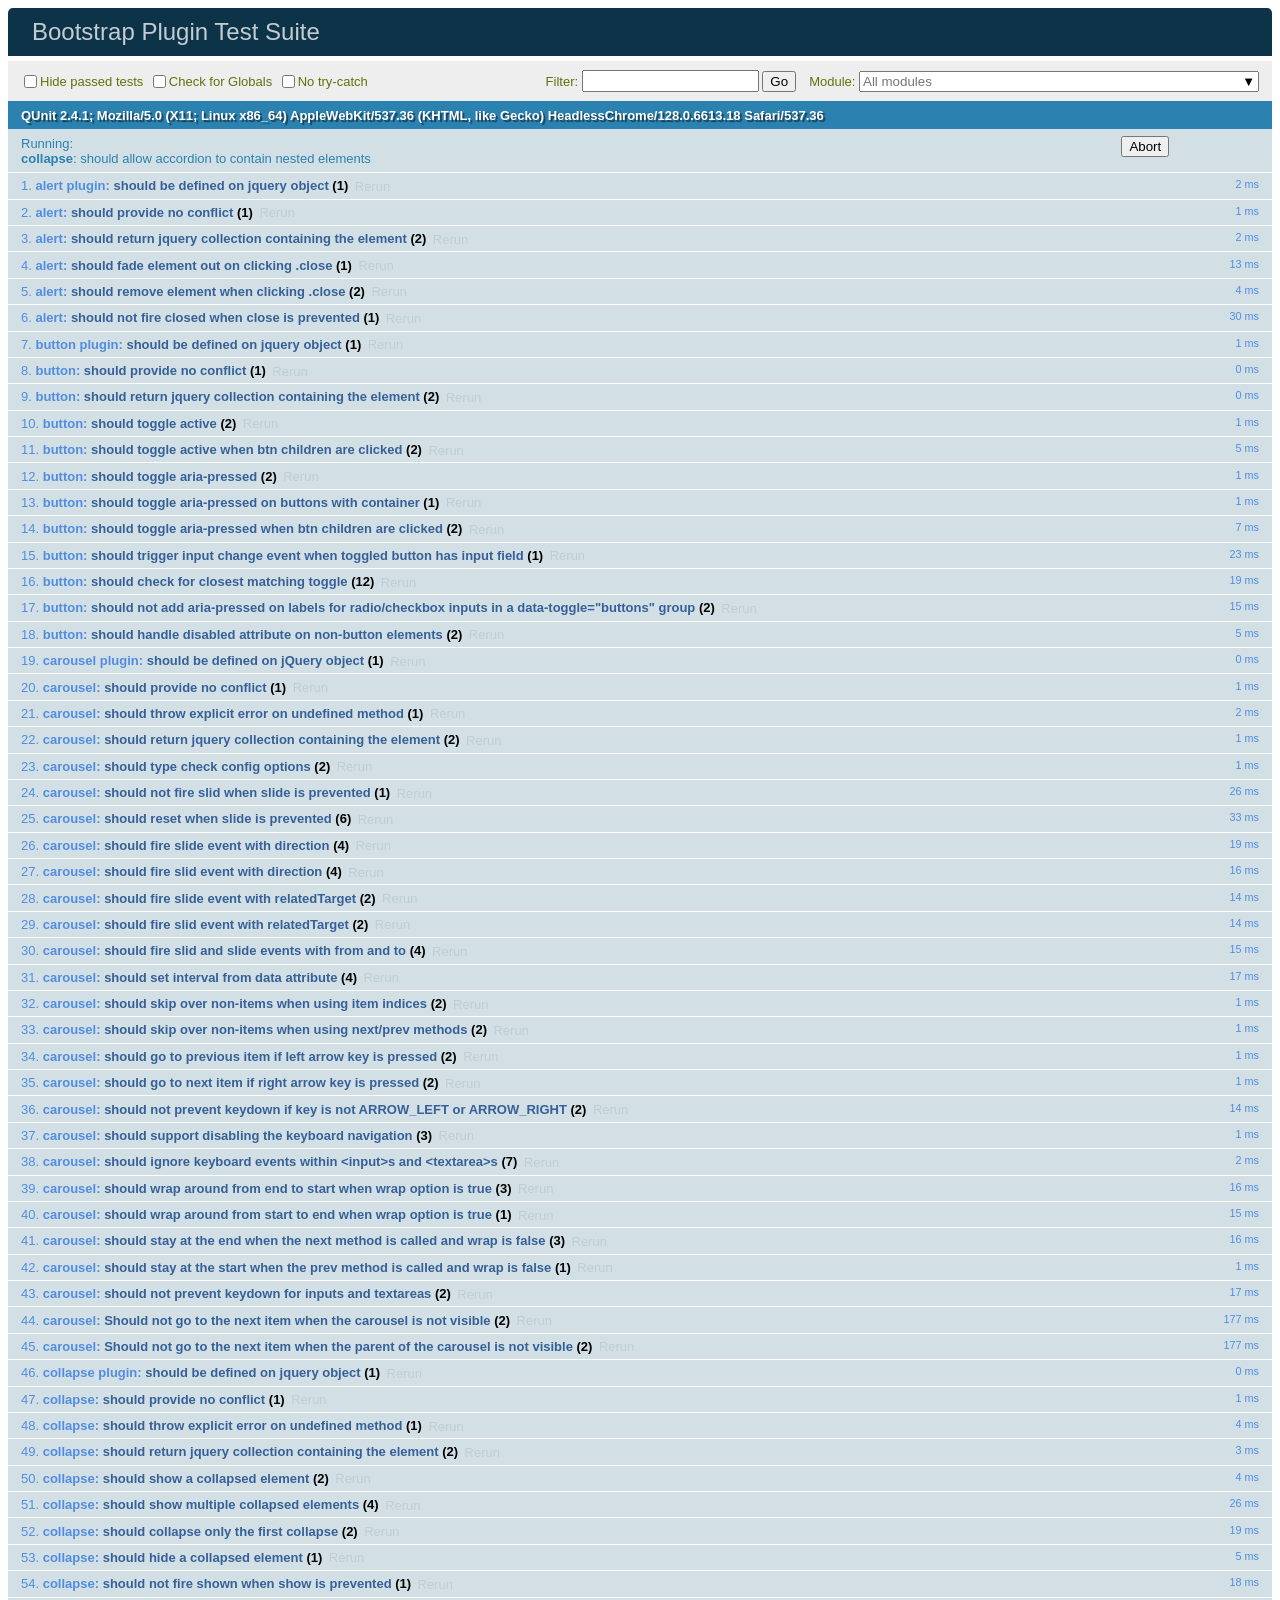
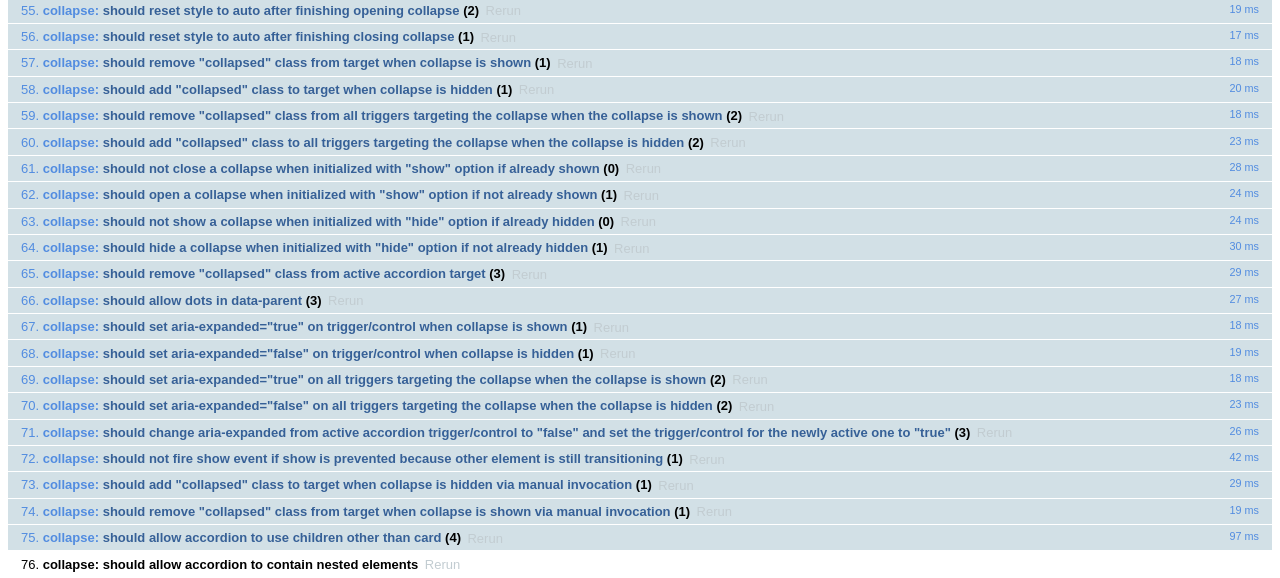
<file: angular/bower_components/bootstrap/js/tests/index.html>
<!doctype html>
<html lang="en">
  <head>
    <meta charset="utf-8">
    <meta name="viewport" content="width=device-width, initial-scale=1, shrink-to-fit=no">
    <title>Bootstrap Plugin Test Suite</title>

    <!-- jQuery -->
    <script>
      (function () {
        var path = '../../assets/js/vendor/jquery-slim.min.js'
        // get jquery param from the query string.
        var jQueryVersion = location.search.match(/[?&]jquery=(.*?)(?=&|$)/)

        // If a version was specified, use that version from our vendor folder
        if (jQueryVersion) {
          path = 'vendor/jquery-' + jQueryVersion[1] + '.min.js'
        }
        document.write('<script src="' + path + '"><\/script>')
      }())
    </script>
    <script src="../../assets/js/vendor/popper.min.js"></script>

    <!-- QUnit -->
    <link rel="stylesheet" href="vendor/qunit.css" media="screen">
    <script src="vendor/qunit.js"></script>

    <script>
      // Disable jQuery event aliases to ensure we don't accidentally use any of them
      [
        'blur',
        'focus',
        'focusin',
        'focusout',
        'resize',
        'scroll',
        'click',
        'dblclick',
        'mousedown',
        'mouseup',
        'mousemove',
        'mouseover',
        'mouseout',
        'mouseenter',
        'mouseleave',
        'change',
        'select',
        'submit',
        'keydown',
        'keypress',
        'keyup',
        'contextmenu'
      ].forEach(function(eventAlias) {
        $.fn[eventAlias] = function() {
          throw new Error('Using the ".' + eventAlias + '()" method is not allowed, so that Bootstrap can be compatible with custom jQuery builds which exclude the "event aliases" module that defines said method. See https://github.com/twbs/bootstrap/blob/master/CONTRIBUTING.md#js')
        }
      })

      // Require assert.expect in each test
      QUnit.config.requireExpects = true

      // See https://github.com/axemclion/grunt-saucelabs#test-result-details-with-qunit
      var log = []
      var testName

      QUnit.done(function(testResults) {
        var tests = []
        for (var i = 0; i < log.length; i++) {
          var details = log[i]
          tests.push({
            name: details.name,
            result: details.result,
            expected: details.expected,
            actual: details.actual,
            source: details.source
          })
        }
        testResults.tests = tests

        window.global_test_results = testResults
      })

      QUnit.testStart(function(testDetails) {
        QUnit.log(function(details) {
          if (!details.result) {
            details.name = testDetails.name
            log.push(details)
          }
        })
      })

      // Display fixture on-screen on iOS to avoid false positives
      // See https://github.com/twbs/bootstrap/pull/15955
      if (/iPhone|iPad|iPod/.test(navigator.userAgent)) {
        QUnit.begin(function() {
          $('#qunit-fixture').css({ top: 0, left: 0 })
        })

        QUnit.done(function() {
          $('#qunit-fixture').css({ top: '', left: '' })
        })
      }
    </script>

    <!-- Transpiled Plugins -->
    <script src="../dist/util.js"></script>
    <script src="../dist/alert.js"></script>
    <script src="../dist/button.js"></script>
    <script src="../dist/carousel.js"></script>
    <script src="../dist/collapse.js"></script>
    <script src="../dist/dropdown.js"></script>
    <script src="../dist/modal.js"></script>
    <script src="../dist/scrollspy.js"></script>
    <script src="../dist/tab.js"></script>
    <script src="../dist/tooltip.js"></script>
    <script src="../dist/popover.js"></script>

    <!-- Unit Tests -->
    <script src="unit/alert.js"></script>
    <script src="unit/button.js"></script>
    <script src="unit/carousel.js"></script>
    <script src="unit/collapse.js"></script>
    <script src="unit/dropdown.js"></script>
    <script src="unit/modal.js"></script>
    <script src="unit/scrollspy.js"></script>
    <script src="unit/tab.js"></script>
    <script src="unit/tooltip.js"></script>
    <script src="unit/popover.js"></script>
    <script src="unit/util.js"></script>
  </head>
  <body>
    <div id="qunit-container">
      <div id="qunit"></div>
      <div id="qunit-fixture"></div>
    </div>
  </body>
</html>
</file>
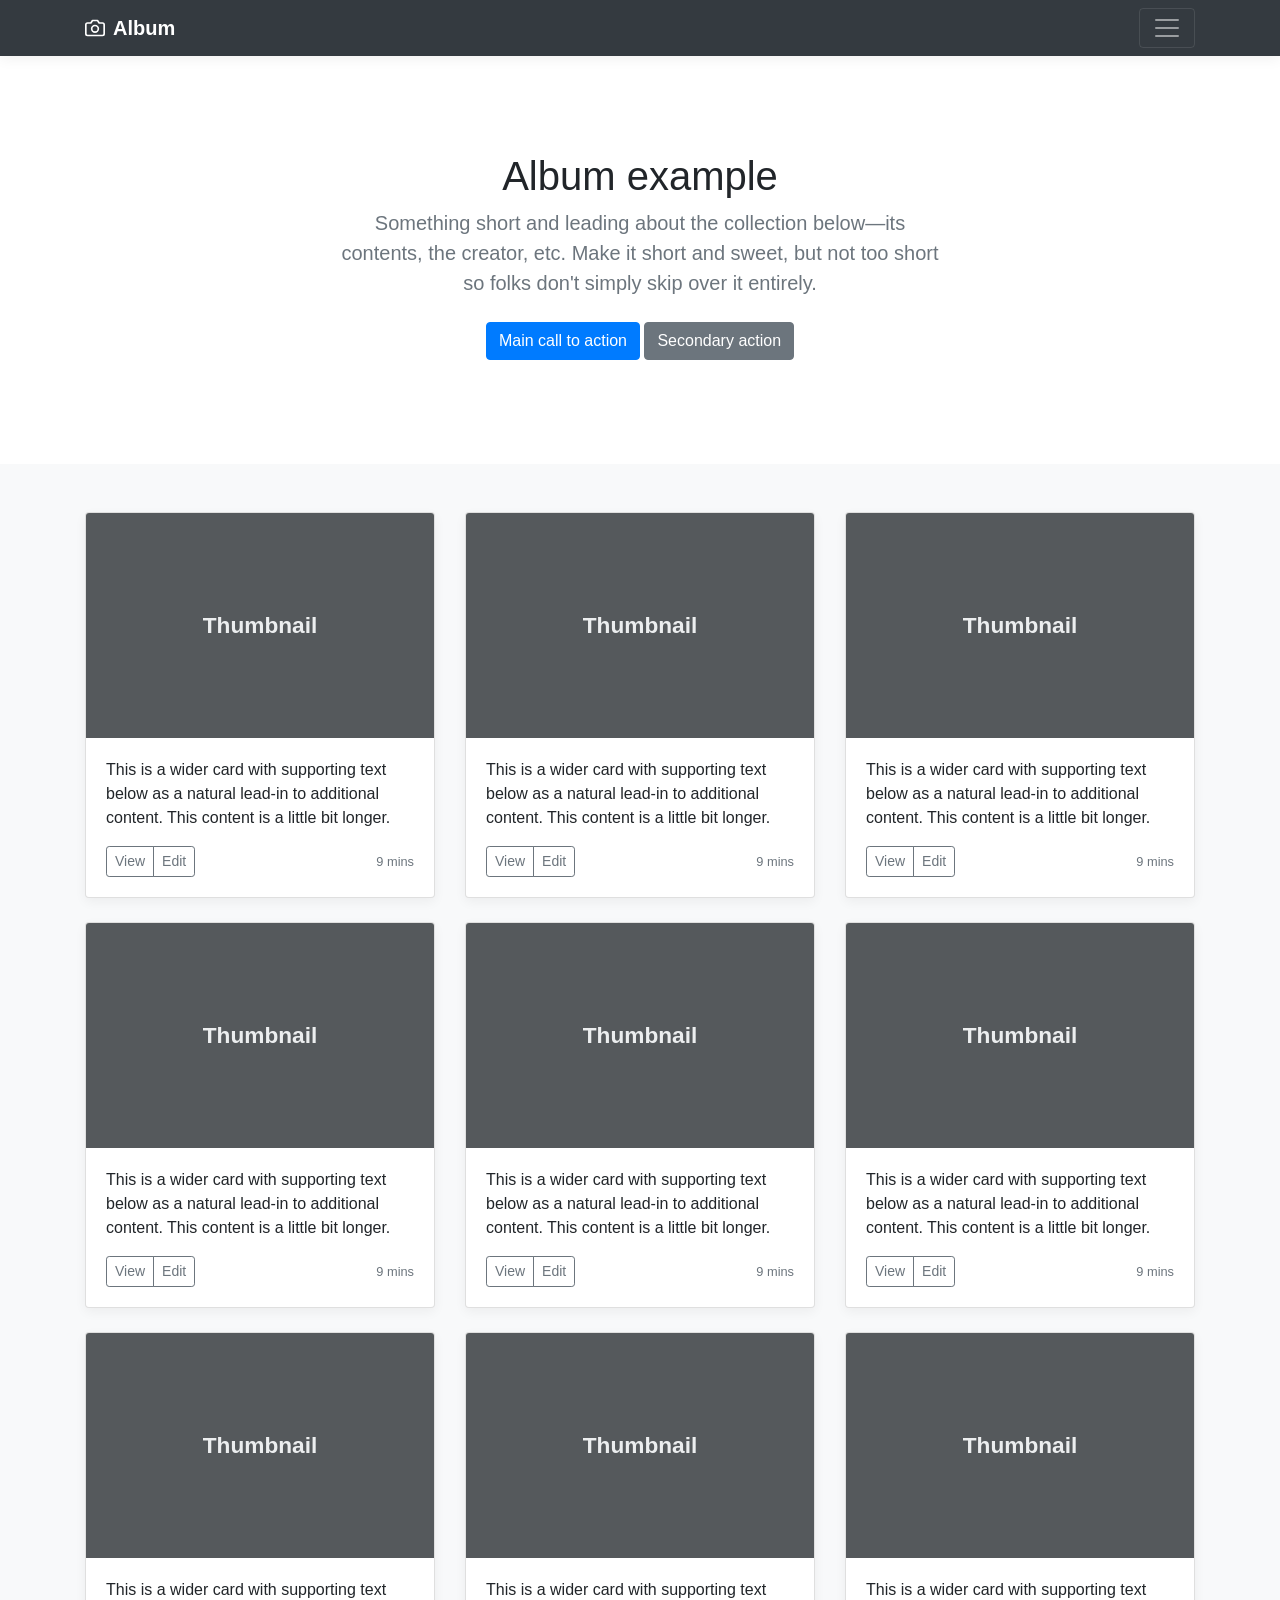
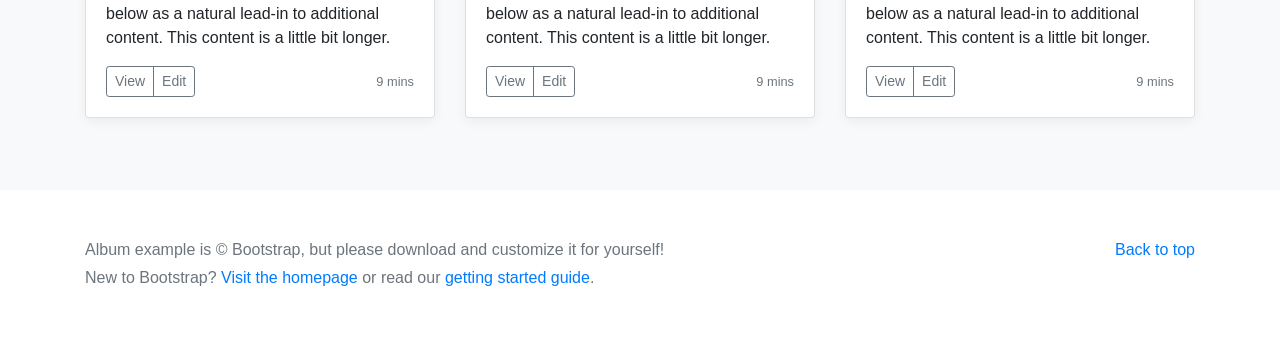
<file: angular/bower_components/bootstrap/docs/4.0/examples/album/index.html>
<!doctype html>
<html lang="en">
  <head>
    <meta charset="utf-8">
    <meta name="viewport" content="width=device-width, initial-scale=1, shrink-to-fit=no">
    <meta name="description" content="">
    <meta name="author" content="">
    <link rel="icon" href="../../../../favicon.ico">

    <title>Album example for Bootstrap</title>

    <!-- Bootstrap core CSS -->
    <link href="../../../../dist/css/bootstrap.min.css" rel="stylesheet">

    <!-- Custom styles for this template -->
    <link href="album.css" rel="stylesheet">
  </head>

  <body>

    <header>
      <div class="collapse bg-dark" id="navbarHeader">
        <div class="container">
          <div class="row">
            <div class="col-sm-8 col-md-7 py-4">
              <h4 class="text-white">About</h4>
              <p class="text-muted">Add some information about the album below, the author, or any other background context. Make it a few sentences long so folks can pick up some informative tidbits. Then, link them off to some social networking sites or contact information.</p>
            </div>
            <div class="col-sm-4 offset-md-1 py-4">
              <h4 class="text-white">Contact</h4>
              <ul class="list-unstyled">
                <li><a href="#" class="text-white">Follow on Twitter</a></li>
                <li><a href="#" class="text-white">Like on Facebook</a></li>
                <li><a href="#" class="text-white">Email me</a></li>
              </ul>
            </div>
          </div>
        </div>
      </div>
      <div class="navbar navbar-dark bg-dark box-shadow">
        <div class="container d-flex justify-content-between">
          <a href="#" class="navbar-brand d-flex align-items-center">
            <svg xmlns="http://www.w3.org/2000/svg" width="20" height="20" viewBox="0 0 24 24" fill="none" stroke="currentColor" stroke-width="2" stroke-linecap="round" stroke-linejoin="round" class="mr-2"><path d="M23 19a2 2 0 0 1-2 2H3a2 2 0 0 1-2-2V8a2 2 0 0 1 2-2h4l2-3h6l2 3h4a2 2 0 0 1 2 2z"></path><circle cx="12" cy="13" r="4"></circle></svg>
            <strong>Album</strong>
          </a>
          <button class="navbar-toggler" type="button" data-toggle="collapse" data-target="#navbarHeader" aria-controls="navbarHeader" aria-expanded="false" aria-label="Toggle navigation">
            <span class="navbar-toggler-icon"></span>
          </button>
        </div>
      </div>
    </header>

    <main role="main">

      <section class="jumbotron text-center">
        <div class="container">
          <h1 class="jumbotron-heading">Album example</h1>
          <p class="lead text-muted">Something short and leading about the collection below—its contents, the creator, etc. Make it short and sweet, but not too short so folks don't simply skip over it entirely.</p>
          <p>
            <a href="#" class="btn btn-primary my-2">Main call to action</a>
            <a href="#" class="btn btn-secondary my-2">Secondary action</a>
          </p>
        </div>
      </section>

      <div class="album py-5 bg-light">
        <div class="container">

          <div class="row">
            <div class="col-md-4">
              <div class="card mb-4 box-shadow">
                <img class="card-img-top" data-src="holder.js/100px225?theme=thumb&bg=55595c&fg=eceeef&text=Thumbnail" alt="Card image cap">
                <div class="card-body">
                  <p class="card-text">This is a wider card with supporting text below as a natural lead-in to additional content. This content is a little bit longer.</p>
                  <div class="d-flex justify-content-between align-items-center">
                    <div class="btn-group">
                      <button type="button" class="btn btn-sm btn-outline-secondary">View</button>
                      <button type="button" class="btn btn-sm btn-outline-secondary">Edit</button>
                    </div>
                    <small class="text-muted">9 mins</small>
                  </div>
                </div>
              </div>
            </div>
            <div class="col-md-4">
              <div class="card mb-4 box-shadow">
                <img class="card-img-top" data-src="holder.js/100px225?theme=thumb&bg=55595c&fg=eceeef&text=Thumbnail" alt="Card image cap">
                <div class="card-body">
                  <p class="card-text">This is a wider card with supporting text below as a natural lead-in to additional content. This content is a little bit longer.</p>
                  <div class="d-flex justify-content-between align-items-center">
                    <div class="btn-group">
                      <button type="button" class="btn btn-sm btn-outline-secondary">View</button>
                      <button type="button" class="btn btn-sm btn-outline-secondary">Edit</button>
                    </div>
                    <small class="text-muted">9 mins</small>
                  </div>
                </div>
              </div>
            </div>
            <div class="col-md-4">
              <div class="card mb-4 box-shadow">
                <img class="card-img-top" data-src="holder.js/100px225?theme=thumb&bg=55595c&fg=eceeef&text=Thumbnail" alt="Card image cap">
                <div class="card-body">
                  <p class="card-text">This is a wider card with supporting text below as a natural lead-in to additional content. This content is a little bit longer.</p>
                  <div class="d-flex justify-content-between align-items-center">
                    <div class="btn-group">
                      <button type="button" class="btn btn-sm btn-outline-secondary">View</button>
                      <button type="button" class="btn btn-sm btn-outline-secondary">Edit</button>
                    </div>
                    <small class="text-muted">9 mins</small>
                  </div>
                </div>
              </div>
            </div>

            <div class="col-md-4">
              <div class="card mb-4 box-shadow">
                <img class="card-img-top" data-src="holder.js/100px225?theme=thumb&bg=55595c&fg=eceeef&text=Thumbnail" alt="Card image cap">
                <div class="card-body">
                  <p class="card-text">This is a wider card with supporting text below as a natural lead-in to additional content. This content is a little bit longer.</p>
                  <div class="d-flex justify-content-between align-items-center">
                    <div class="btn-group">
                      <button type="button" class="btn btn-sm btn-outline-secondary">View</button>
                      <button type="button" class="btn btn-sm btn-outline-secondary">Edit</button>
                    </div>
                    <small class="text-muted">9 mins</small>
                  </div>
                </div>
              </div>
            </div>
            <div class="col-md-4">
              <div class="card mb-4 box-shadow">
                <img class="card-img-top" data-src="holder.js/100px225?theme=thumb&bg=55595c&fg=eceeef&text=Thumbnail" alt="Card image cap">
                <div class="card-body">
                  <p class="card-text">This is a wider card with supporting text below as a natural lead-in to additional content. This content is a little bit longer.</p>
                  <div class="d-flex justify-content-between align-items-center">
                    <div class="btn-group">
                      <button type="button" class="btn btn-sm btn-outline-secondary">View</button>
                      <button type="button" class="btn btn-sm btn-outline-secondary">Edit</button>
                    </div>
                    <small class="text-muted">9 mins</small>
                  </div>
                </div>
              </div>
            </div>
            <div class="col-md-4">
              <div class="card mb-4 box-shadow">
                <img class="card-img-top" data-src="holder.js/100px225?theme=thumb&bg=55595c&fg=eceeef&text=Thumbnail" alt="Card image cap">
                <div class="card-body">
                  <p class="card-text">This is a wider card with supporting text below as a natural lead-in to additional content. This content is a little bit longer.</p>
                  <div class="d-flex justify-content-between align-items-center">
                    <div class="btn-group">
                      <button type="button" class="btn btn-sm btn-outline-secondary">View</button>
                      <button type="button" class="btn btn-sm btn-outline-secondary">Edit</button>
                    </div>
                    <small class="text-muted">9 mins</small>
                  </div>
                </div>
              </div>
            </div>

            <div class="col-md-4">
              <div class="card mb-4 box-shadow">
                <img class="card-img-top" data-src="holder.js/100px225?theme=thumb&bg=55595c&fg=eceeef&text=Thumbnail" alt="Card image cap">
                <div class="card-body">
                  <p class="card-text">This is a wider card with supporting text below as a natural lead-in to additional content. This content is a little bit longer.</p>
                  <div class="d-flex justify-content-between align-items-center">
                    <div class="btn-group">
                      <button type="button" class="btn btn-sm btn-outline-secondary">View</button>
                      <button type="button" class="btn btn-sm btn-outline-secondary">Edit</button>
                    </div>
                    <small class="text-muted">9 mins</small>
                  </div>
                </div>
              </div>
            </div>
            <div class="col-md-4">
              <div class="card mb-4 box-shadow">
                <img class="card-img-top" data-src="holder.js/100px225?theme=thumb&bg=55595c&fg=eceeef&text=Thumbnail" alt="Card image cap">
                <div class="card-body">
                  <p class="card-text">This is a wider card with supporting text below as a natural lead-in to additional content. This content is a little bit longer.</p>
                  <div class="d-flex justify-content-between align-items-center">
                    <div class="btn-group">
                      <button type="button" class="btn btn-sm btn-outline-secondary">View</button>
                      <button type="button" class="btn btn-sm btn-outline-secondary">Edit</button>
                    </div>
                    <small class="text-muted">9 mins</small>
                  </div>
                </div>
              </div>
            </div>
            <div class="col-md-4">
              <div class="card mb-4 box-shadow">
                <img class="card-img-top" data-src="holder.js/100px225?theme=thumb&bg=55595c&fg=eceeef&text=Thumbnail" alt="Card image cap">
                <div class="card-body">
                  <p class="card-text">This is a wider card with supporting text below as a natural lead-in to additional content. This content is a little bit longer.</p>
                  <div class="d-flex justify-content-between align-items-center">
                    <div class="btn-group">
                      <button type="button" class="btn btn-sm btn-outline-secondary">View</button>
                      <button type="button" class="btn btn-sm btn-outline-secondary">Edit</button>
                    </div>
                    <small class="text-muted">9 mins</small>
                  </div>
                </div>
              </div>
            </div>
          </div>
        </div>
      </div>

    </main>

    <footer class="text-muted">
      <div class="container">
        <p class="float-right">
          <a href="#">Back to top</a>
        </p>
        <p>Album example is &copy; Bootstrap, but please download and customize it for yourself!</p>
        <p>New to Bootstrap? <a href="../../">Visit the homepage</a> or read our <a href="../../getting-started/">getting started guide</a>.</p>
      </div>
    </footer>

    <!-- Bootstrap core JavaScript
    ================================================== -->
    <!-- Placed at the end of the document so the pages load faster -->
    <script src="https://code.jquery.com/jquery-3.2.1.slim.min.js" integrity="sha384-KJ3o2DKtIkvYIK3UENzmM7KCkRr/rE9/Qpg6aAZGJwFDMVNA/GpGFF93hXpG5KkN" crossorigin="anonymous"></script>
    <script>window.jQuery || document.write('<script src="../../../../assets/js/vendor/jquery-slim.min.js"><\/script>')</script>
    <script src="../../../../assets/js/vendor/popper.min.js"></script>
    <script src="../../../../dist/js/bootstrap.min.js"></script>
    <script src="../../../../assets/js/vendor/holder.min.js"></script>
  </body>
</html>
</file>
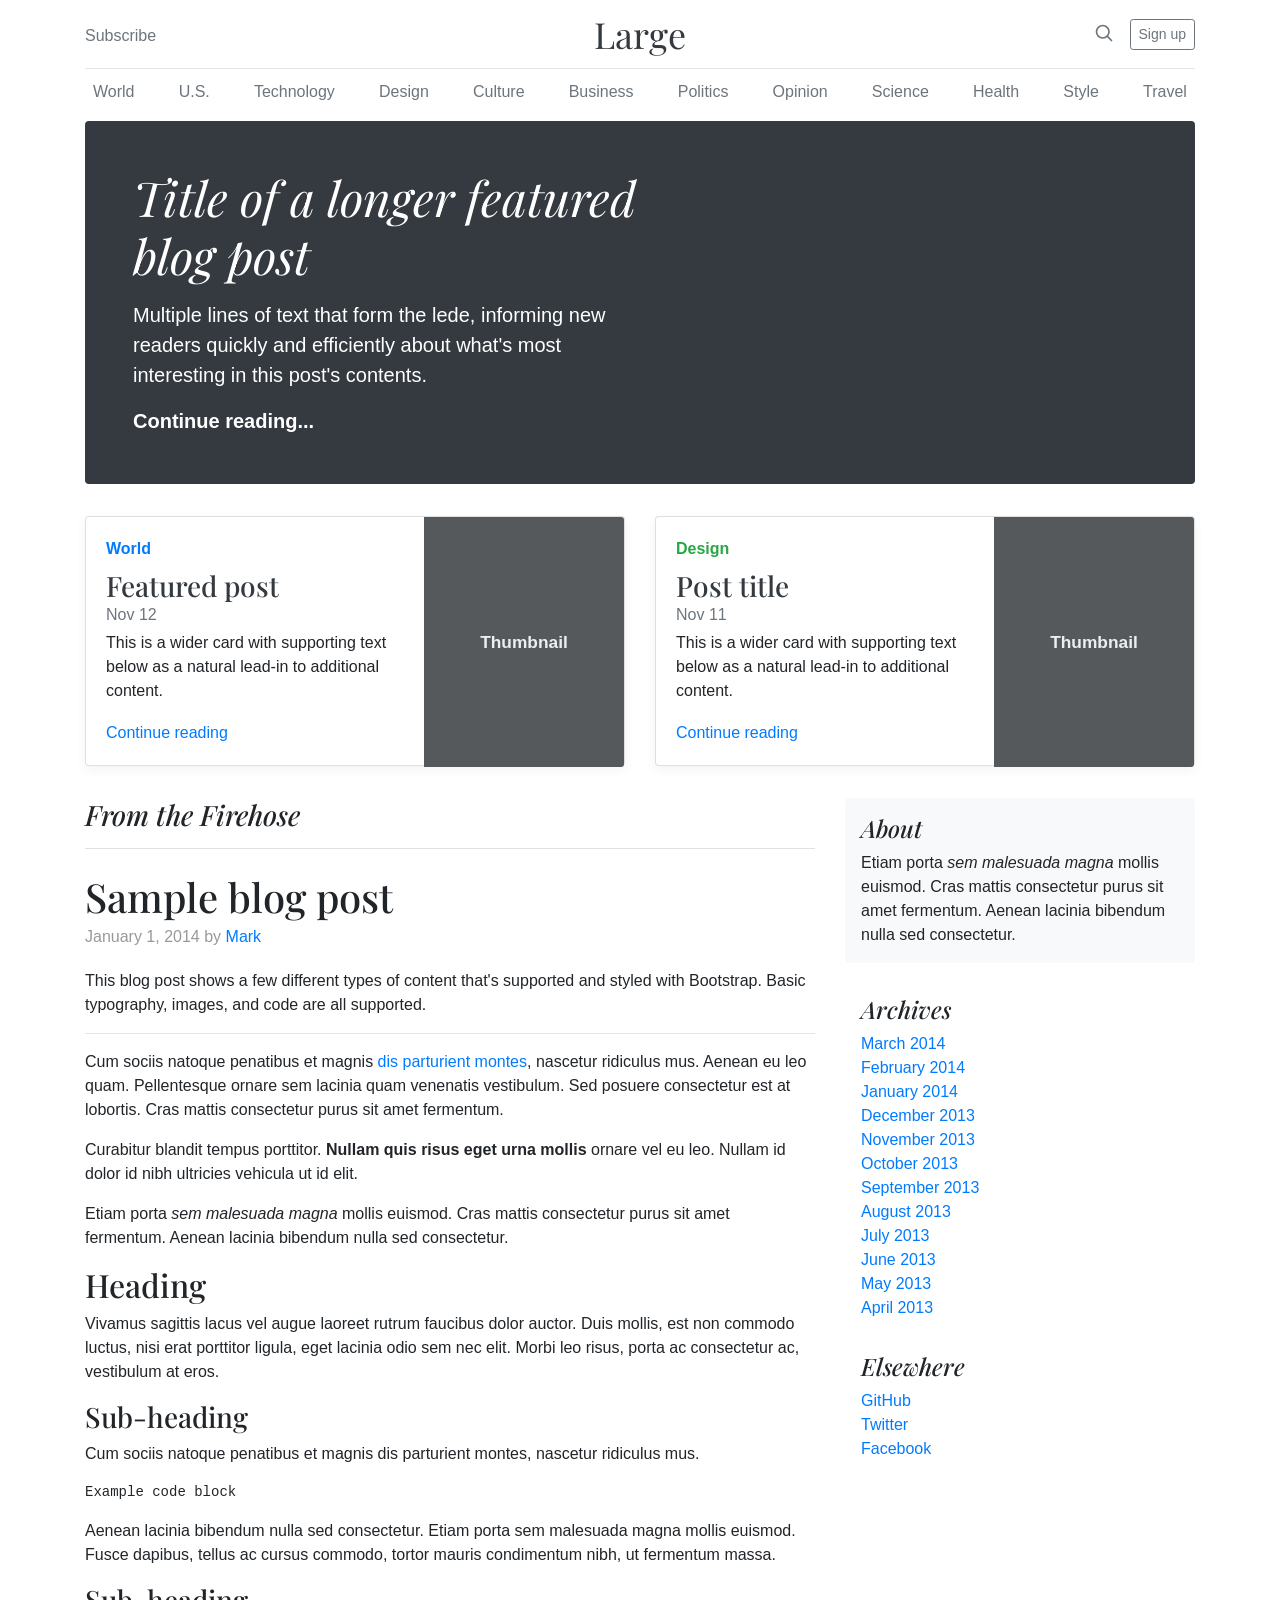
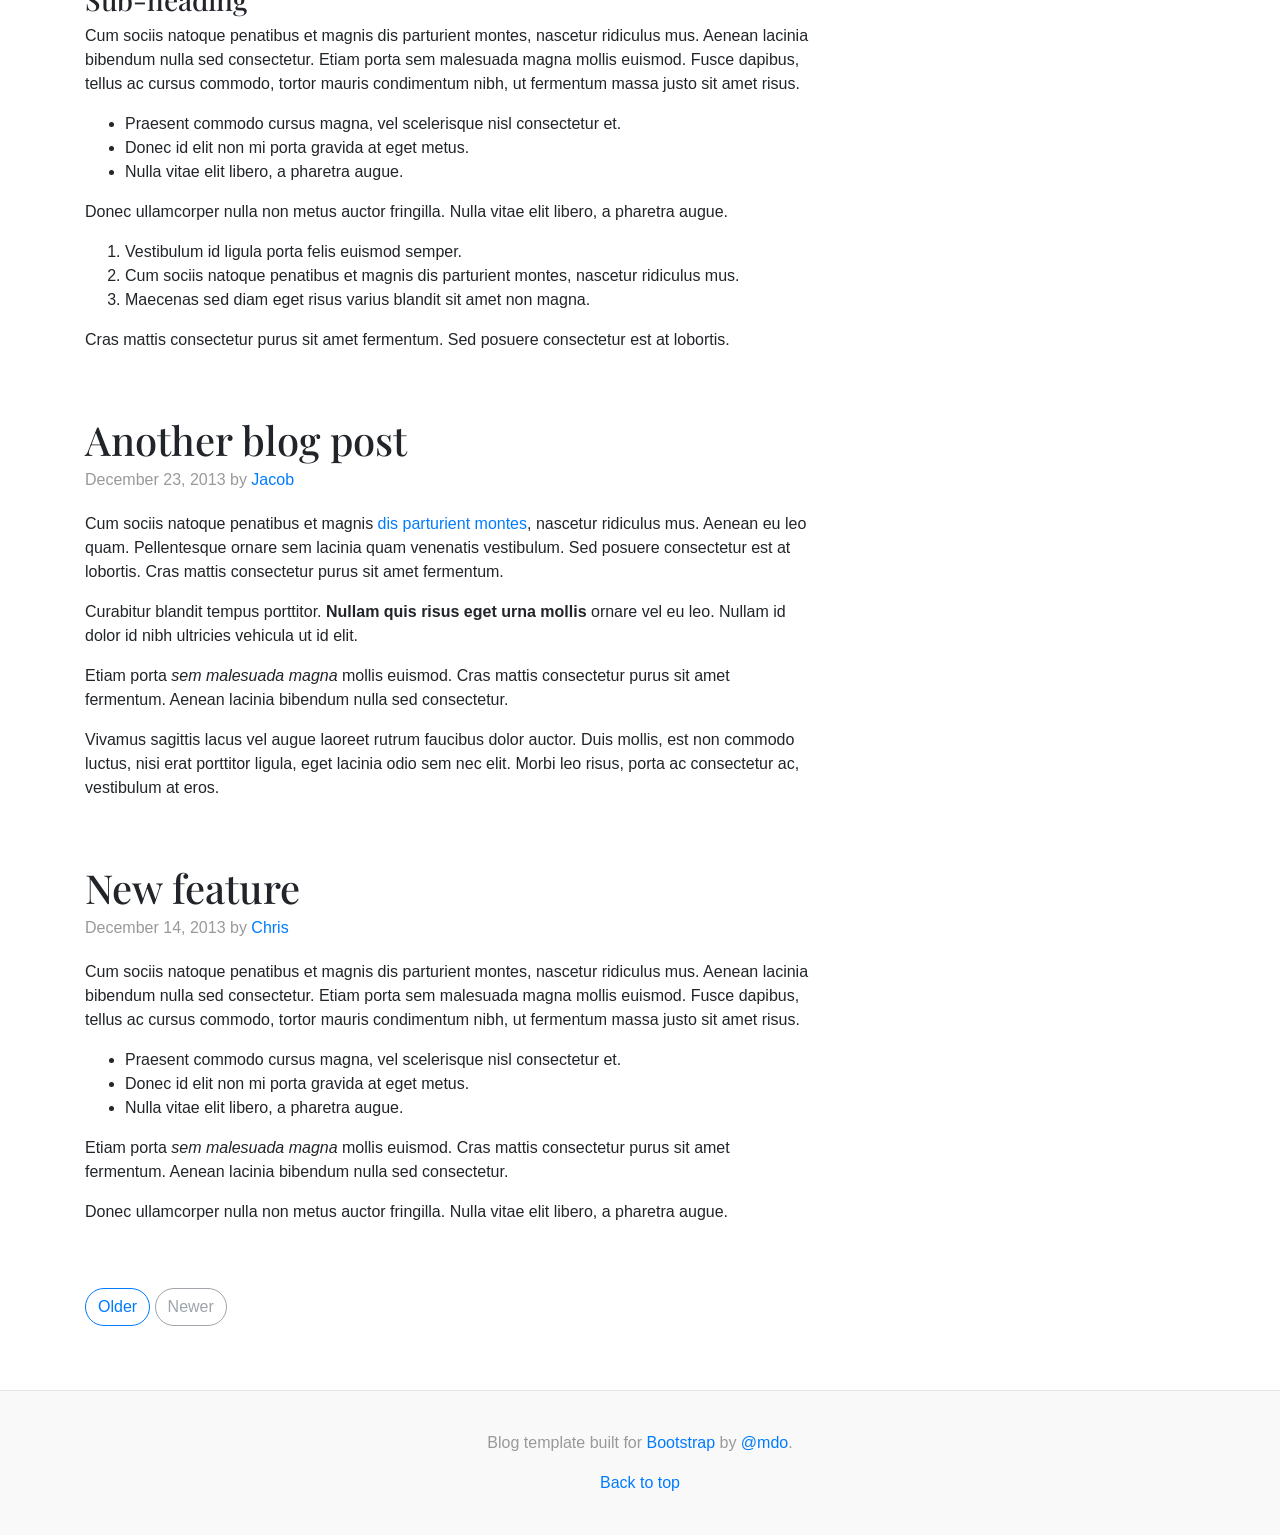
<file: angular/bower_components/bootstrap/docs/4.0/examples/blog/index.html>
<!doctype html>
<html lang="en">
  <head>
    <meta charset="utf-8">
    <meta name="viewport" content="width=device-width, initial-scale=1, shrink-to-fit=no">
    <meta name="description" content="">
    <meta name="author" content="">
    <link rel="icon" href="../../../../favicon.ico">

    <title>Blog Template for Bootstrap</title>

    <!-- Bootstrap core CSS -->
    <link href="../../../../dist/css/bootstrap.min.css" rel="stylesheet">

    <!-- Custom styles for this template -->
    <link href="https://fonts.googleapis.com/css?family=Playfair+Display:700,900" rel="stylesheet">
    <link href="blog.css" rel="stylesheet">
  </head>

  <body>

    <div class="container">
      <header class="blog-header py-3">
        <div class="row flex-nowrap justify-content-between align-items-center">
          <div class="col-4 pt-1">
            <a class="text-muted" href="#">Subscribe</a>
          </div>
          <div class="col-4 text-center">
            <a class="blog-header-logo text-dark" href="#">Large</a>
          </div>
          <div class="col-4 d-flex justify-content-end align-items-center">
            <a class="text-muted" href="#">
              <svg xmlns="http://www.w3.org/2000/svg" width="20" height="20" viewBox="0 0 24 24" fill="none" stroke="currentColor" stroke-width="2" stroke-linecap="round" stroke-linejoin="round" class="mx-3"><circle cx="10.5" cy="10.5" r="7.5"></circle><line x1="21" y1="21" x2="15.8" y2="15.8"></line></svg>
            </a>
            <a class="btn btn-sm btn-outline-secondary" href="#">Sign up</a>
          </div>
        </div>
      </header>

      <div class="nav-scroller py-1 mb-2">
        <nav class="nav d-flex justify-content-between">
          <a class="p-2 text-muted" href="#">World</a>
          <a class="p-2 text-muted" href="#">U.S.</a>
          <a class="p-2 text-muted" href="#">Technology</a>
          <a class="p-2 text-muted" href="#">Design</a>
          <a class="p-2 text-muted" href="#">Culture</a>
          <a class="p-2 text-muted" href="#">Business</a>
          <a class="p-2 text-muted" href="#">Politics</a>
          <a class="p-2 text-muted" href="#">Opinion</a>
          <a class="p-2 text-muted" href="#">Science</a>
          <a class="p-2 text-muted" href="#">Health</a>
          <a class="p-2 text-muted" href="#">Style</a>
          <a class="p-2 text-muted" href="#">Travel</a>
        </nav>
      </div>

      <div class="jumbotron p-3 p-md-5 text-white rounded bg-dark">
        <div class="col-md-6 px-0">
          <h1 class="display-4 font-italic">Title of a longer featured blog post</h1>
          <p class="lead my-3">Multiple lines of text that form the lede, informing new readers quickly and efficiently about what's most interesting in this post's contents.</p>
          <p class="lead mb-0"><a href="#" class="text-white font-weight-bold">Continue reading...</a></p>
        </div>
      </div>

      <div class="row mb-2">
        <div class="col-md-6">
          <div class="card flex-md-row mb-4 box-shadow h-md-250">
            <div class="card-body d-flex flex-column align-items-start">
              <strong class="d-inline-block mb-2 text-primary">World</strong>
              <h3 class="mb-0">
                <a class="text-dark" href="#">Featured post</a>
              </h3>
              <div class="mb-1 text-muted">Nov 12</div>
              <p class="card-text mb-auto">This is a wider card with supporting text below as a natural lead-in to additional content.</p>
              <a href="#">Continue reading</a>
            </div>
            <img class="card-img-right flex-auto d-none d-md-block" data-src="holder.js/200x250?theme=thumb" alt="Card image cap">
          </div>
        </div>
        <div class="col-md-6">
          <div class="card flex-md-row mb-4 box-shadow h-md-250">
            <div class="card-body d-flex flex-column align-items-start">
              <strong class="d-inline-block mb-2 text-success">Design</strong>
              <h3 class="mb-0">
                <a class="text-dark" href="#">Post title</a>
              </h3>
              <div class="mb-1 text-muted">Nov 11</div>
              <p class="card-text mb-auto">This is a wider card with supporting text below as a natural lead-in to additional content.</p>
              <a href="#">Continue reading</a>
            </div>
            <img class="card-img-right flex-auto d-none d-md-block" data-src="holder.js/200x250?theme=thumb" alt="Card image cap">
          </div>
        </div>
      </div>
    </div>

    <main role="main" class="container">
      <div class="row">
        <div class="col-md-8 blog-main">
          <h3 class="pb-3 mb-4 font-italic border-bottom">
            From the Firehose
          </h3>

          <div class="blog-post">
            <h2 class="blog-post-title">Sample blog post</h2>
            <p class="blog-post-meta">January 1, 2014 by <a href="#">Mark</a></p>

            <p>This blog post shows a few different types of content that's supported and styled with Bootstrap. Basic typography, images, and code are all supported.</p>
            <hr>
            <p>Cum sociis natoque penatibus et magnis <a href="#">dis parturient montes</a>, nascetur ridiculus mus. Aenean eu leo quam. Pellentesque ornare sem lacinia quam venenatis vestibulum. Sed posuere consectetur est at lobortis. Cras mattis consectetur purus sit amet fermentum.</p>
            <blockquote>
              <p>Curabitur blandit tempus porttitor. <strong>Nullam quis risus eget urna mollis</strong> ornare vel eu leo. Nullam id dolor id nibh ultricies vehicula ut id elit.</p>
            </blockquote>
            <p>Etiam porta <em>sem malesuada magna</em> mollis euismod. Cras mattis consectetur purus sit amet fermentum. Aenean lacinia bibendum nulla sed consectetur.</p>
            <h2>Heading</h2>
            <p>Vivamus sagittis lacus vel augue laoreet rutrum faucibus dolor auctor. Duis mollis, est non commodo luctus, nisi erat porttitor ligula, eget lacinia odio sem nec elit. Morbi leo risus, porta ac consectetur ac, vestibulum at eros.</p>
            <h3>Sub-heading</h3>
            <p>Cum sociis natoque penatibus et magnis dis parturient montes, nascetur ridiculus mus.</p>
            <pre><code>Example code block</code></pre>
            <p>Aenean lacinia bibendum nulla sed consectetur. Etiam porta sem malesuada magna mollis euismod. Fusce dapibus, tellus ac cursus commodo, tortor mauris condimentum nibh, ut fermentum massa.</p>
            <h3>Sub-heading</h3>
            <p>Cum sociis natoque penatibus et magnis dis parturient montes, nascetur ridiculus mus. Aenean lacinia bibendum nulla sed consectetur. Etiam porta sem malesuada magna mollis euismod. Fusce dapibus, tellus ac cursus commodo, tortor mauris condimentum nibh, ut fermentum massa justo sit amet risus.</p>
            <ul>
              <li>Praesent commodo cursus magna, vel scelerisque nisl consectetur et.</li>
              <li>Donec id elit non mi porta gravida at eget metus.</li>
              <li>Nulla vitae elit libero, a pharetra augue.</li>
            </ul>
            <p>Donec ullamcorper nulla non metus auctor fringilla. Nulla vitae elit libero, a pharetra augue.</p>
            <ol>
              <li>Vestibulum id ligula porta felis euismod semper.</li>
              <li>Cum sociis natoque penatibus et magnis dis parturient montes, nascetur ridiculus mus.</li>
              <li>Maecenas sed diam eget risus varius blandit sit amet non magna.</li>
            </ol>
            <p>Cras mattis consectetur purus sit amet fermentum. Sed posuere consectetur est at lobortis.</p>
          </div><!-- /.blog-post -->

          <div class="blog-post">
            <h2 class="blog-post-title">Another blog post</h2>
            <p class="blog-post-meta">December 23, 2013 by <a href="#">Jacob</a></p>

            <p>Cum sociis natoque penatibus et magnis <a href="#">dis parturient montes</a>, nascetur ridiculus mus. Aenean eu leo quam. Pellentesque ornare sem lacinia quam venenatis vestibulum. Sed posuere consectetur est at lobortis. Cras mattis consectetur purus sit amet fermentum.</p>
            <blockquote>
              <p>Curabitur blandit tempus porttitor. <strong>Nullam quis risus eget urna mollis</strong> ornare vel eu leo. Nullam id dolor id nibh ultricies vehicula ut id elit.</p>
            </blockquote>
            <p>Etiam porta <em>sem malesuada magna</em> mollis euismod. Cras mattis consectetur purus sit amet fermentum. Aenean lacinia bibendum nulla sed consectetur.</p>
            <p>Vivamus sagittis lacus vel augue laoreet rutrum faucibus dolor auctor. Duis mollis, est non commodo luctus, nisi erat porttitor ligula, eget lacinia odio sem nec elit. Morbi leo risus, porta ac consectetur ac, vestibulum at eros.</p>
          </div><!-- /.blog-post -->

          <div class="blog-post">
            <h2 class="blog-post-title">New feature</h2>
            <p class="blog-post-meta">December 14, 2013 by <a href="#">Chris</a></p>

            <p>Cum sociis natoque penatibus et magnis dis parturient montes, nascetur ridiculus mus. Aenean lacinia bibendum nulla sed consectetur. Etiam porta sem malesuada magna mollis euismod. Fusce dapibus, tellus ac cursus commodo, tortor mauris condimentum nibh, ut fermentum massa justo sit amet risus.</p>
            <ul>
              <li>Praesent commodo cursus magna, vel scelerisque nisl consectetur et.</li>
              <li>Donec id elit non mi porta gravida at eget metus.</li>
              <li>Nulla vitae elit libero, a pharetra augue.</li>
            </ul>
            <p>Etiam porta <em>sem malesuada magna</em> mollis euismod. Cras mattis consectetur purus sit amet fermentum. Aenean lacinia bibendum nulla sed consectetur.</p>
            <p>Donec ullamcorper nulla non metus auctor fringilla. Nulla vitae elit libero, a pharetra augue.</p>
          </div><!-- /.blog-post -->

          <nav class="blog-pagination">
            <a class="btn btn-outline-primary" href="#">Older</a>
            <a class="btn btn-outline-secondary disabled" href="#">Newer</a>
          </nav>

        </div><!-- /.blog-main -->

        <aside class="col-md-4 blog-sidebar">
          <div class="p-3 mb-3 bg-light rounded">
            <h4 class="font-italic">About</h4>
            <p class="mb-0">Etiam porta <em>sem malesuada magna</em> mollis euismod. Cras mattis consectetur purus sit amet fermentum. Aenean lacinia bibendum nulla sed consectetur.</p>
          </div>

          <div class="p-3">
            <h4 class="font-italic">Archives</h4>
            <ol class="list-unstyled mb-0">
              <li><a href="#">March 2014</a></li>
              <li><a href="#">February 2014</a></li>
              <li><a href="#">January 2014</a></li>
              <li><a href="#">December 2013</a></li>
              <li><a href="#">November 2013</a></li>
              <li><a href="#">October 2013</a></li>
              <li><a href="#">September 2013</a></li>
              <li><a href="#">August 2013</a></li>
              <li><a href="#">July 2013</a></li>
              <li><a href="#">June 2013</a></li>
              <li><a href="#">May 2013</a></li>
              <li><a href="#">April 2013</a></li>
            </ol>
          </div>

          <div class="p-3">
            <h4 class="font-italic">Elsewhere</h4>
            <ol class="list-unstyled">
              <li><a href="#">GitHub</a></li>
              <li><a href="#">Twitter</a></li>
              <li><a href="#">Facebook</a></li>
            </ol>
          </div>
        </aside><!-- /.blog-sidebar -->

      </div><!-- /.row -->

    </main><!-- /.container -->

    <footer class="blog-footer">
      <p>Blog template built for <a href="https://getbootstrap.com/">Bootstrap</a> by <a href="https://twitter.com/mdo">@mdo</a>.</p>
      <p>
        <a href="#">Back to top</a>
      </p>
    </footer>

    <!-- Bootstrap core JavaScript
    ================================================== -->
    <!-- Placed at the end of the document so the pages load faster -->
    <script src="https://code.jquery.com/jquery-3.2.1.slim.min.js" integrity="sha384-KJ3o2DKtIkvYIK3UENzmM7KCkRr/rE9/Qpg6aAZGJwFDMVNA/GpGFF93hXpG5KkN" crossorigin="anonymous"></script>
    <script>window.jQuery || document.write('<script src="../../../../assets/js/vendor/jquery-slim.min.js"><\/script>')</script>
    <script src="../../../../assets/js/vendor/popper.min.js"></script>
    <script src="../../../../dist/js/bootstrap.min.js"></script>
    <script src="../../../../assets/js/vendor/holder.min.js"></script>
    <script>
      Holder.addTheme('thumb', {
        bg: '#55595c',
        fg: '#eceeef',
        text: 'Thumbnail'
      });
    </script>
  </body>
</html>
</file>
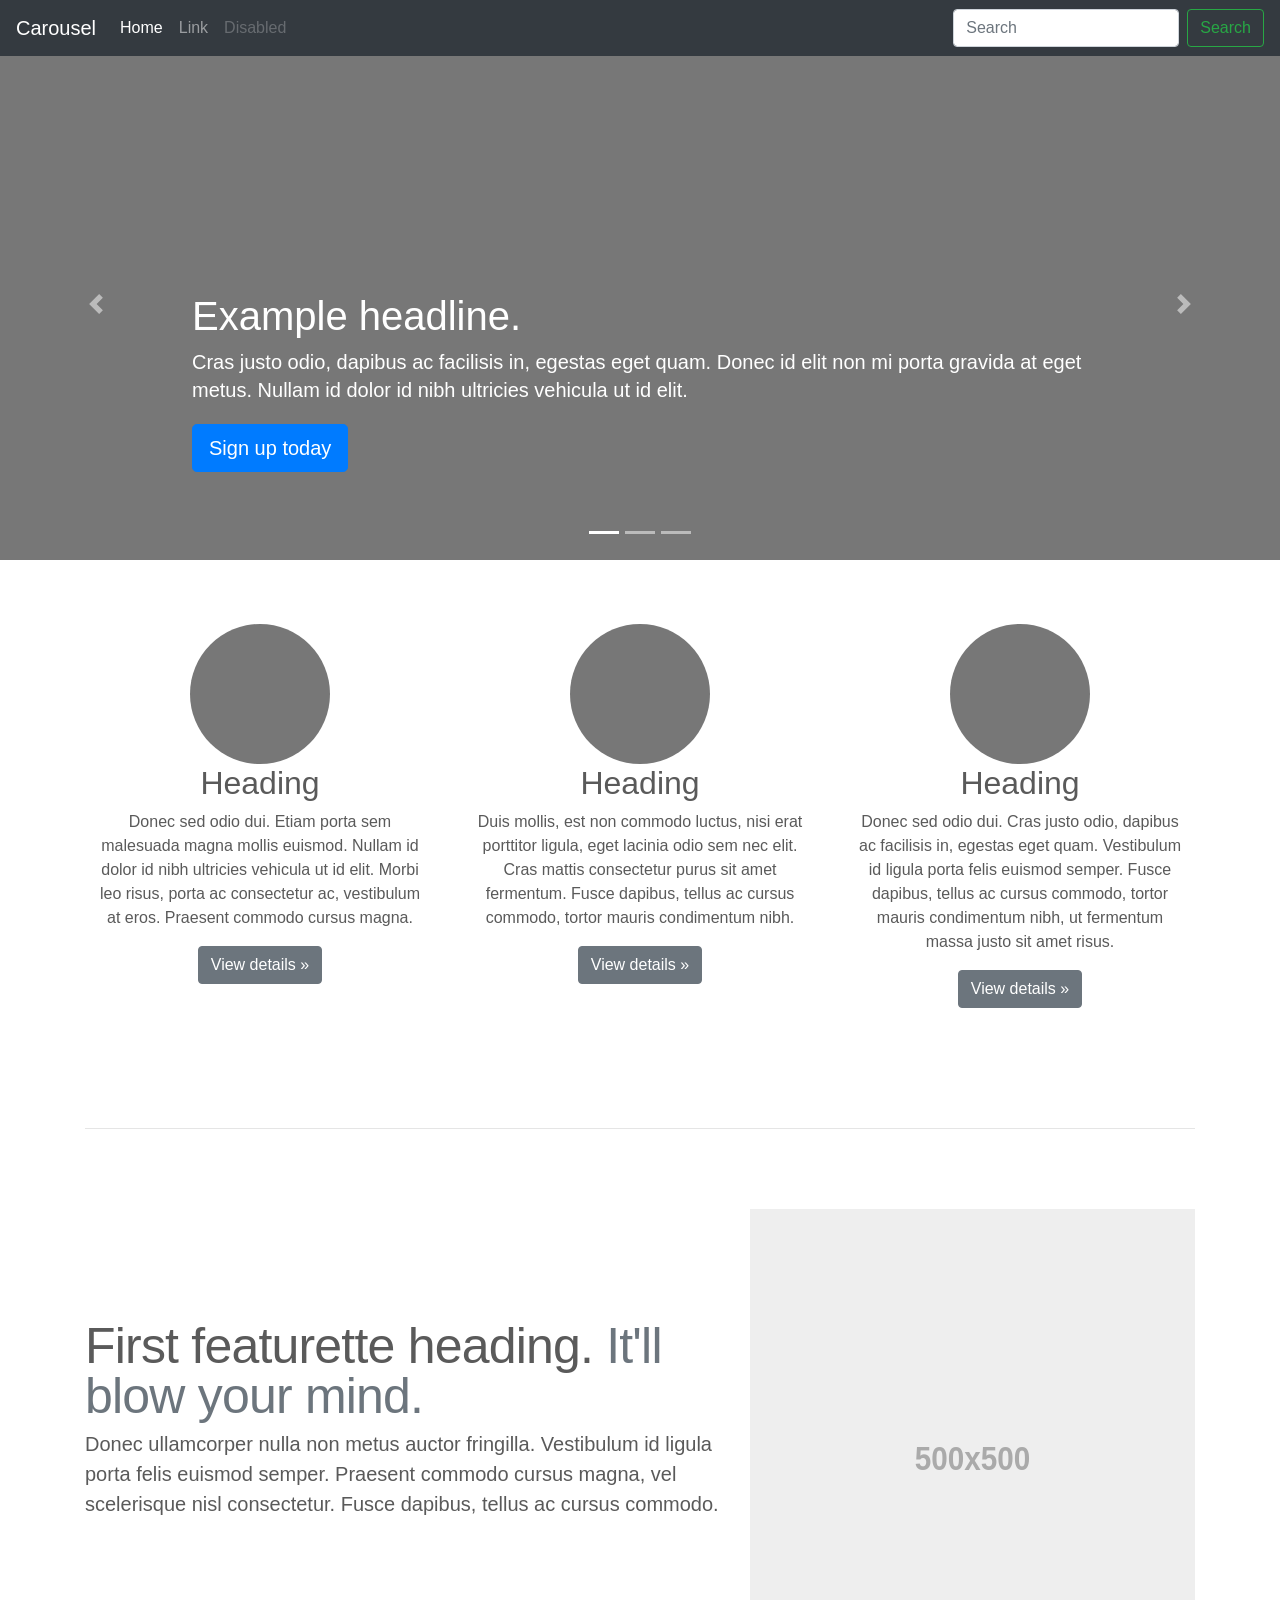
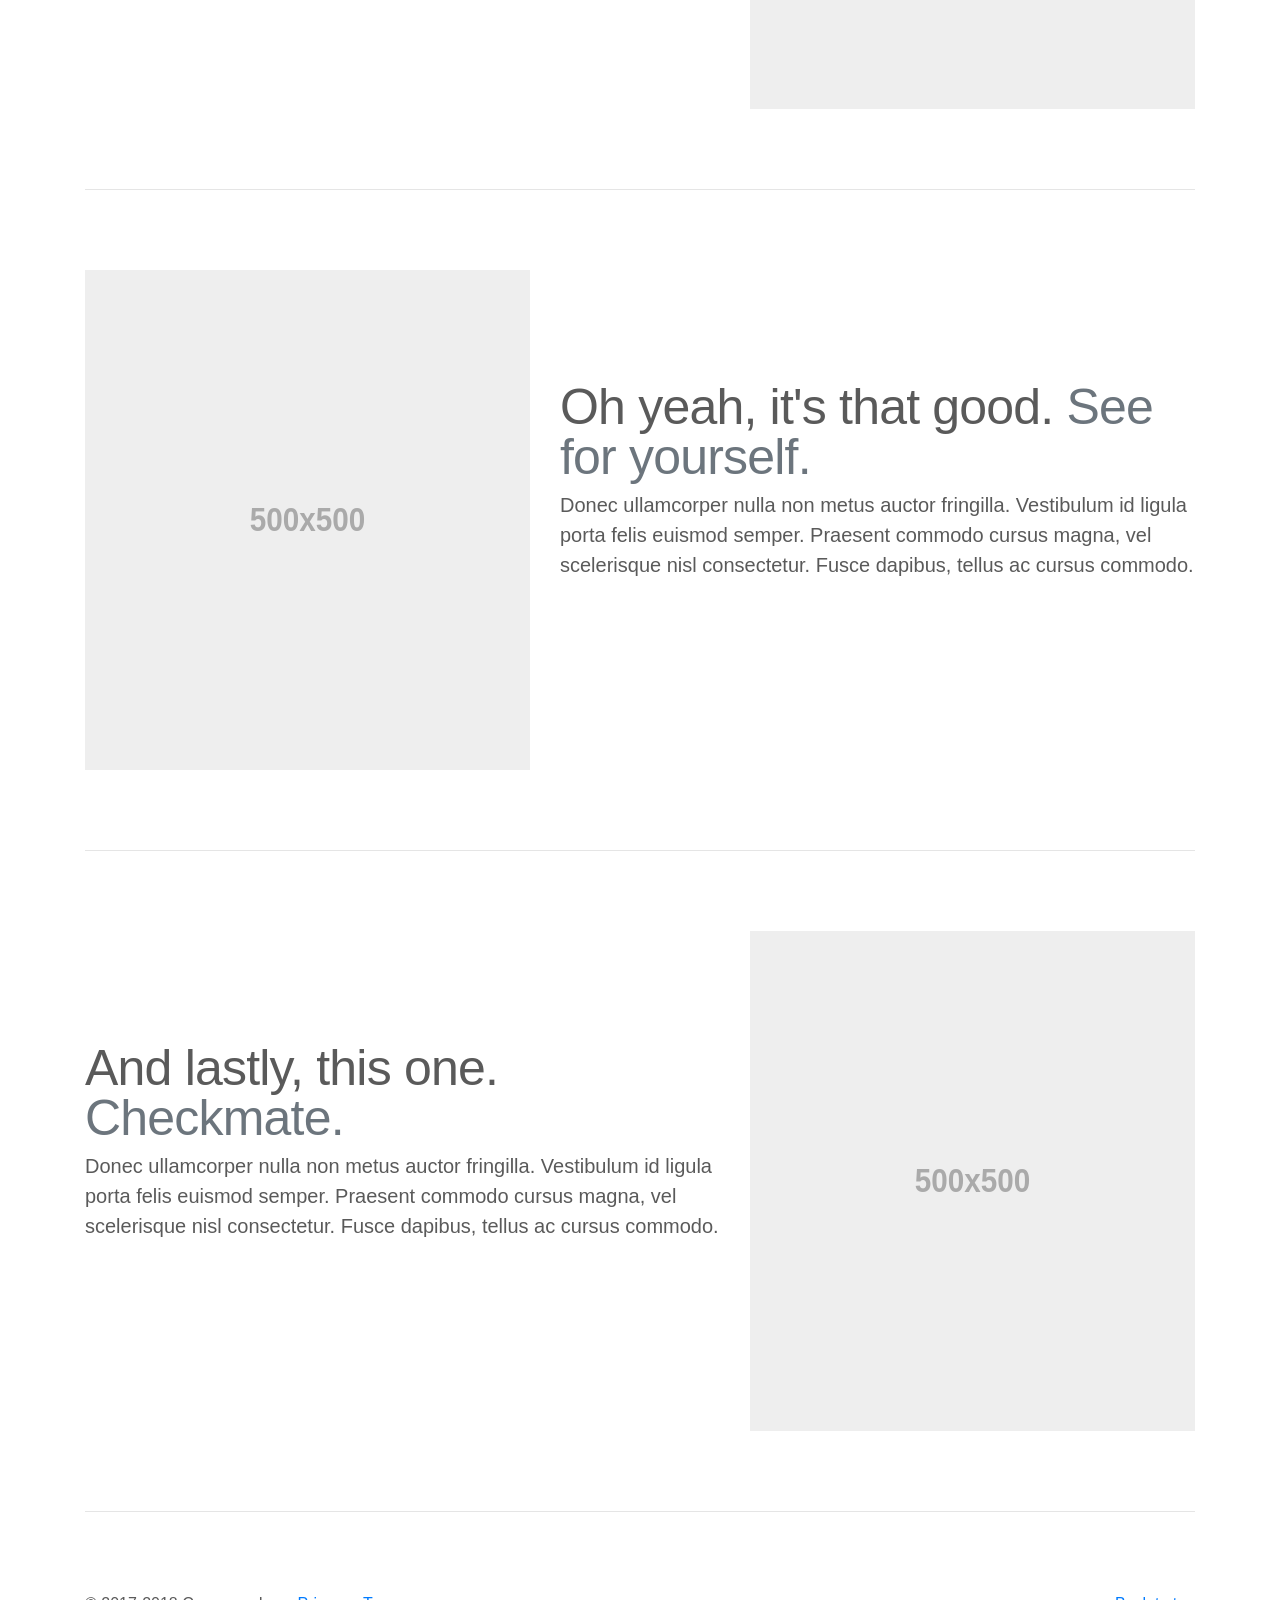
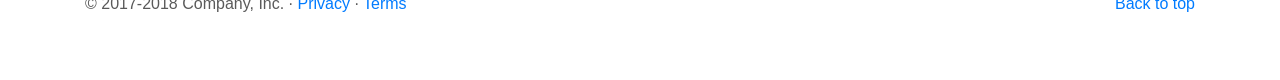
<file: angular/bower_components/bootstrap/docs/4.0/examples/carousel/index.html>
<!doctype html>
<html lang="en">
  <head>
    <meta charset="utf-8">
    <meta name="viewport" content="width=device-width, initial-scale=1, shrink-to-fit=no">
    <meta name="description" content="">
    <meta name="author" content="">
    <link rel="icon" href="../../../../favicon.ico">

    <title>Carousel Template for Bootstrap</title>

    <!-- Bootstrap core CSS -->
    <link href="../../../../dist/css/bootstrap.min.css" rel="stylesheet">

    <!-- Custom styles for this template -->
    <link href="carousel.css" rel="stylesheet">
  </head>
  <body>

    <header>
      <nav class="navbar navbar-expand-md navbar-dark fixed-top bg-dark">
        <a class="navbar-brand" href="#">Carousel</a>
        <button class="navbar-toggler" type="button" data-toggle="collapse" data-target="#navbarCollapse" aria-controls="navbarCollapse" aria-expanded="false" aria-label="Toggle navigation">
          <span class="navbar-toggler-icon"></span>
        </button>
        <div class="collapse navbar-collapse" id="navbarCollapse">
          <ul class="navbar-nav mr-auto">
            <li class="nav-item active">
              <a class="nav-link" href="#">Home <span class="sr-only">(current)</span></a>
            </li>
            <li class="nav-item">
              <a class="nav-link" href="#">Link</a>
            </li>
            <li class="nav-item">
              <a class="nav-link disabled" href="#">Disabled</a>
            </li>
          </ul>
          <form class="form-inline mt-2 mt-md-0">
            <input class="form-control mr-sm-2" type="text" placeholder="Search" aria-label="Search">
            <button class="btn btn-outline-success my-2 my-sm-0" type="submit">Search</button>
          </form>
        </div>
      </nav>
    </header>

    <main role="main">

      <div id="myCarousel" class="carousel slide" data-ride="carousel">
        <ol class="carousel-indicators">
          <li data-target="#myCarousel" data-slide-to="0" class="active"></li>
          <li data-target="#myCarousel" data-slide-to="1"></li>
          <li data-target="#myCarousel" data-slide-to="2"></li>
        </ol>
        <div class="carousel-inner">
          <div class="carousel-item active">
            <img class="first-slide" src="[data-uri]" alt="First slide">
            <div class="container">
              <div class="carousel-caption text-left">
                <h1>Example headline.</h1>
                <p>Cras justo odio, dapibus ac facilisis in, egestas eget quam. Donec id elit non mi porta gravida at eget metus. Nullam id dolor id nibh ultricies vehicula ut id elit.</p>
                <p><a class="btn btn-lg btn-primary" href="#" role="button">Sign up today</a></p>
              </div>
            </div>
          </div>
          <div class="carousel-item">
            <img class="second-slide" src="[data-uri]" alt="Second slide">
            <div class="container">
              <div class="carousel-caption">
                <h1>Another example headline.</h1>
                <p>Cras justo odio, dapibus ac facilisis in, egestas eget quam. Donec id elit non mi porta gravida at eget metus. Nullam id dolor id nibh ultricies vehicula ut id elit.</p>
                <p><a class="btn btn-lg btn-primary" href="#" role="button">Learn more</a></p>
              </div>
            </div>
          </div>
          <div class="carousel-item">
            <img class="third-slide" src="[data-uri]" alt="Third slide">
            <div class="container">
              <div class="carousel-caption text-right">
                <h1>One more for good measure.</h1>
                <p>Cras justo odio, dapibus ac facilisis in, egestas eget quam. Donec id elit non mi porta gravida at eget metus. Nullam id dolor id nibh ultricies vehicula ut id elit.</p>
                <p><a class="btn btn-lg btn-primary" href="#" role="button">Browse gallery</a></p>
              </div>
            </div>
          </div>
        </div>
        <a class="carousel-control-prev" href="#myCarousel" role="button" data-slide="prev">
          <span class="carousel-control-prev-icon" aria-hidden="true"></span>
          <span class="sr-only">Previous</span>
        </a>
        <a class="carousel-control-next" href="#myCarousel" role="button" data-slide="next">
          <span class="carousel-control-next-icon" aria-hidden="true"></span>
          <span class="sr-only">Next</span>
        </a>
      </div>


      <!-- Marketing messaging and featurettes
      ================================================== -->
      <!-- Wrap the rest of the page in another container to center all the content. -->

      <div class="container marketing">

        <!-- Three columns of text below the carousel -->
        <div class="row">
          <div class="col-lg-4">
            <img class="rounded-circle" src="[data-uri]" alt="Generic placeholder image" width="140" height="140">
            <h2>Heading</h2>
            <p>Donec sed odio dui. Etiam porta sem malesuada magna mollis euismod. Nullam id dolor id nibh ultricies vehicula ut id elit. Morbi leo risus, porta ac consectetur ac, vestibulum at eros. Praesent commodo cursus magna.</p>
            <p><a class="btn btn-secondary" href="#" role="button">View details &raquo;</a></p>
          </div><!-- /.col-lg-4 -->
          <div class="col-lg-4">
            <img class="rounded-circle" src="[data-uri]" alt="Generic placeholder image" width="140" height="140">
            <h2>Heading</h2>
            <p>Duis mollis, est non commodo luctus, nisi erat porttitor ligula, eget lacinia odio sem nec elit. Cras mattis consectetur purus sit amet fermentum. Fusce dapibus, tellus ac cursus commodo, tortor mauris condimentum nibh.</p>
            <p><a class="btn btn-secondary" href="#" role="button">View details &raquo;</a></p>
          </div><!-- /.col-lg-4 -->
          <div class="col-lg-4">
            <img class="rounded-circle" src="[data-uri]" alt="Generic placeholder image" width="140" height="140">
            <h2>Heading</h2>
            <p>Donec sed odio dui. Cras justo odio, dapibus ac facilisis in, egestas eget quam. Vestibulum id ligula porta felis euismod semper. Fusce dapibus, tellus ac cursus commodo, tortor mauris condimentum nibh, ut fermentum massa justo sit amet risus.</p>
            <p><a class="btn btn-secondary" href="#" role="button">View details &raquo;</a></p>
          </div><!-- /.col-lg-4 -->
        </div><!-- /.row -->


        <!-- START THE FEATURETTES -->

        <hr class="featurette-divider">

        <div class="row featurette">
          <div class="col-md-7">
            <h2 class="featurette-heading">First featurette heading. <span class="text-muted">It'll blow your mind.</span></h2>
            <p class="lead">Donec ullamcorper nulla non metus auctor fringilla. Vestibulum id ligula porta felis euismod semper. Praesent commodo cursus magna, vel scelerisque nisl consectetur. Fusce dapibus, tellus ac cursus commodo.</p>
          </div>
          <div class="col-md-5">
            <img class="featurette-image img-fluid mx-auto" data-src="holder.js/500x500/auto" alt="Generic placeholder image">
          </div>
        </div>

        <hr class="featurette-divider">

        <div class="row featurette">
          <div class="col-md-7 order-md-2">
            <h2 class="featurette-heading">Oh yeah, it's that good. <span class="text-muted">See for yourself.</span></h2>
            <p class="lead">Donec ullamcorper nulla non metus auctor fringilla. Vestibulum id ligula porta felis euismod semper. Praesent commodo cursus magna, vel scelerisque nisl consectetur. Fusce dapibus, tellus ac cursus commodo.</p>
          </div>
          <div class="col-md-5 order-md-1">
            <img class="featurette-image img-fluid mx-auto" data-src="holder.js/500x500/auto" alt="Generic placeholder image">
          </div>
        </div>

        <hr class="featurette-divider">

        <div class="row featurette">
          <div class="col-md-7">
            <h2 class="featurette-heading">And lastly, this one. <span class="text-muted">Checkmate.</span></h2>
            <p class="lead">Donec ullamcorper nulla non metus auctor fringilla. Vestibulum id ligula porta felis euismod semper. Praesent commodo cursus magna, vel scelerisque nisl consectetur. Fusce dapibus, tellus ac cursus commodo.</p>
          </div>
          <div class="col-md-5">
            <img class="featurette-image img-fluid mx-auto" data-src="holder.js/500x500/auto" alt="Generic placeholder image">
          </div>
        </div>

        <hr class="featurette-divider">

        <!-- /END THE FEATURETTES -->

      </div><!-- /.container -->


      <!-- FOOTER -->
      <footer class="container">
        <p class="float-right"><a href="#">Back to top</a></p>
        <p>&copy; 2017-2018 Company, Inc. &middot; <a href="#">Privacy</a> &middot; <a href="#">Terms</a></p>
      </footer>
    </main>

    <!-- Bootstrap core JavaScript
    ================================================== -->
    <!-- Placed at the end of the document so the pages load faster -->
    <script src="https://code.jquery.com/jquery-3.2.1.slim.min.js" integrity="sha384-KJ3o2DKtIkvYIK3UENzmM7KCkRr/rE9/Qpg6aAZGJwFDMVNA/GpGFF93hXpG5KkN" crossorigin="anonymous"></script>
    <script>window.jQuery || document.write('<script src="../../../../assets/js/vendor/jquery-slim.min.js"><\/script>')</script>
    <script src="../../../../assets/js/vendor/popper.min.js"></script>
    <script src="../../../../dist/js/bootstrap.min.js"></script>
    <!-- Just to make our placeholder images work. Don't actually copy the next line! -->
    <script src="../../../../assets/js/vendor/holder.min.js"></script>
  </body>
</html>
</file>
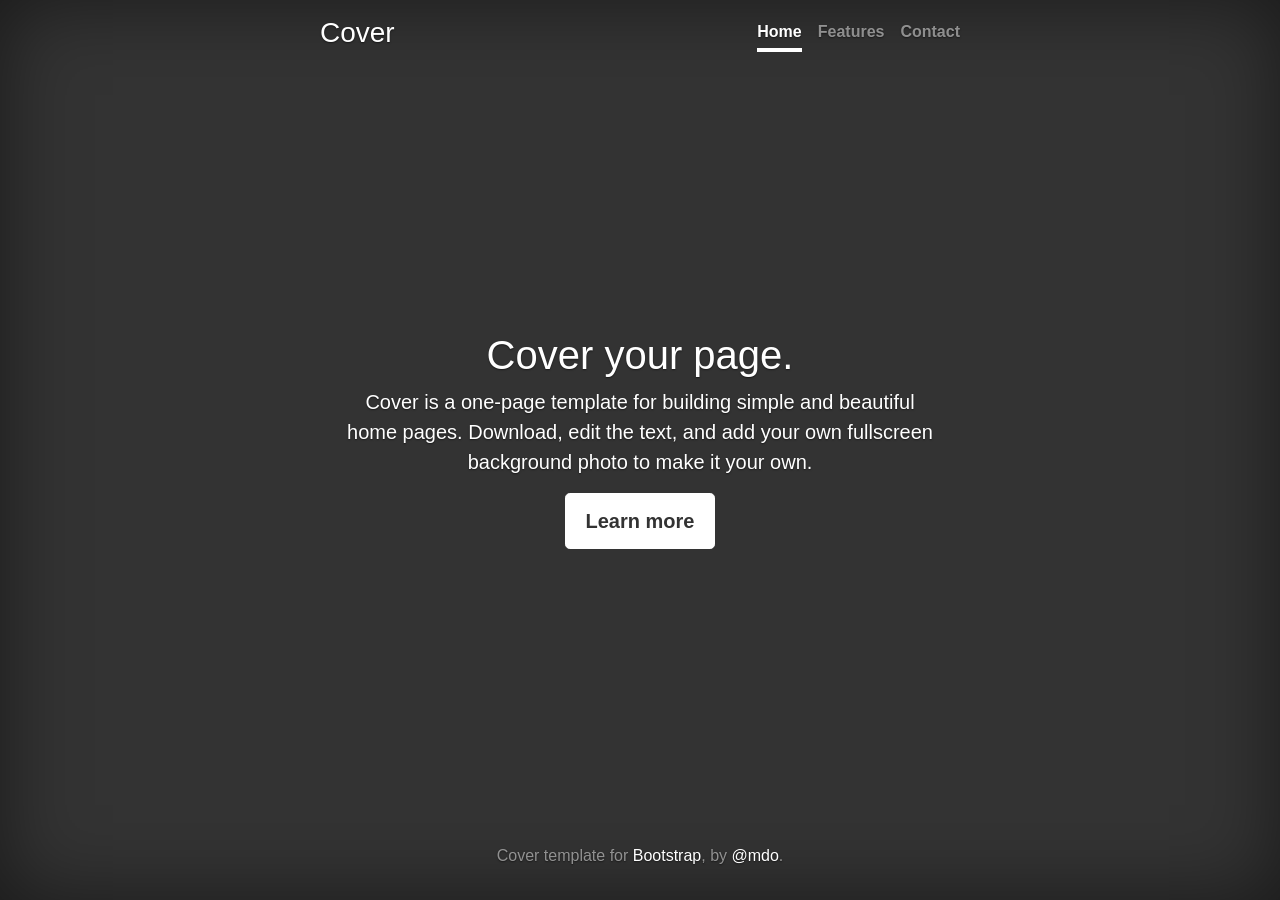
<file: angular/bower_components/bootstrap/docs/4.0/examples/cover/index.html>
<!doctype html>
<html lang="en">
  <head>
    <meta charset="utf-8">
    <meta name="viewport" content="width=device-width, initial-scale=1, shrink-to-fit=no">
    <meta name="description" content="">
    <meta name="author" content="">
    <link rel="icon" href="../../../../favicon.ico">

    <title>Cover Template for Bootstrap</title>

    <!-- Bootstrap core CSS -->
    <link href="../../../../dist/css/bootstrap.min.css" rel="stylesheet">

    <!-- Custom styles for this template -->
    <link href="cover.css" rel="stylesheet">
  </head>

  <body class="text-center">

    <div class="cover-container d-flex h-100 p-3 mx-auto flex-column">
      <header class="masthead mb-auto">
        <div class="inner">
          <h3 class="masthead-brand">Cover</h3>
          <nav class="nav nav-masthead justify-content-center">
            <a class="nav-link active" href="#">Home</a>
            <a class="nav-link" href="#">Features</a>
            <a class="nav-link" href="#">Contact</a>
          </nav>
        </div>
      </header>

      <main role="main" class="inner cover">
        <h1 class="cover-heading">Cover your page.</h1>
        <p class="lead">Cover is a one-page template for building simple and beautiful home pages. Download, edit the text, and add your own fullscreen background photo to make it your own.</p>
        <p class="lead">
          <a href="#" class="btn btn-lg btn-secondary">Learn more</a>
        </p>
      </main>

      <footer class="mastfoot mt-auto">
        <div class="inner">
          <p>Cover template for <a href="https://getbootstrap.com/">Bootstrap</a>, by <a href="https://twitter.com/mdo">@mdo</a>.</p>
        </div>
      </footer>
    </div>


    <!-- Bootstrap core JavaScript
    ================================================== -->
    <!-- Placed at the end of the document so the pages load faster -->
    <script src="https://code.jquery.com/jquery-3.2.1.slim.min.js" integrity="sha384-KJ3o2DKtIkvYIK3UENzmM7KCkRr/rE9/Qpg6aAZGJwFDMVNA/GpGFF93hXpG5KkN" crossorigin="anonymous"></script>
    <script>window.jQuery || document.write('<script src="../../../../assets/js/vendor/jquery-slim.min.js"><\/script>')</script>
    <script src="../../../../assets/js/vendor/popper.min.js"></script>
    <script src="../../../../dist/js/bootstrap.min.js"></script>
  </body>
</html>
</file>
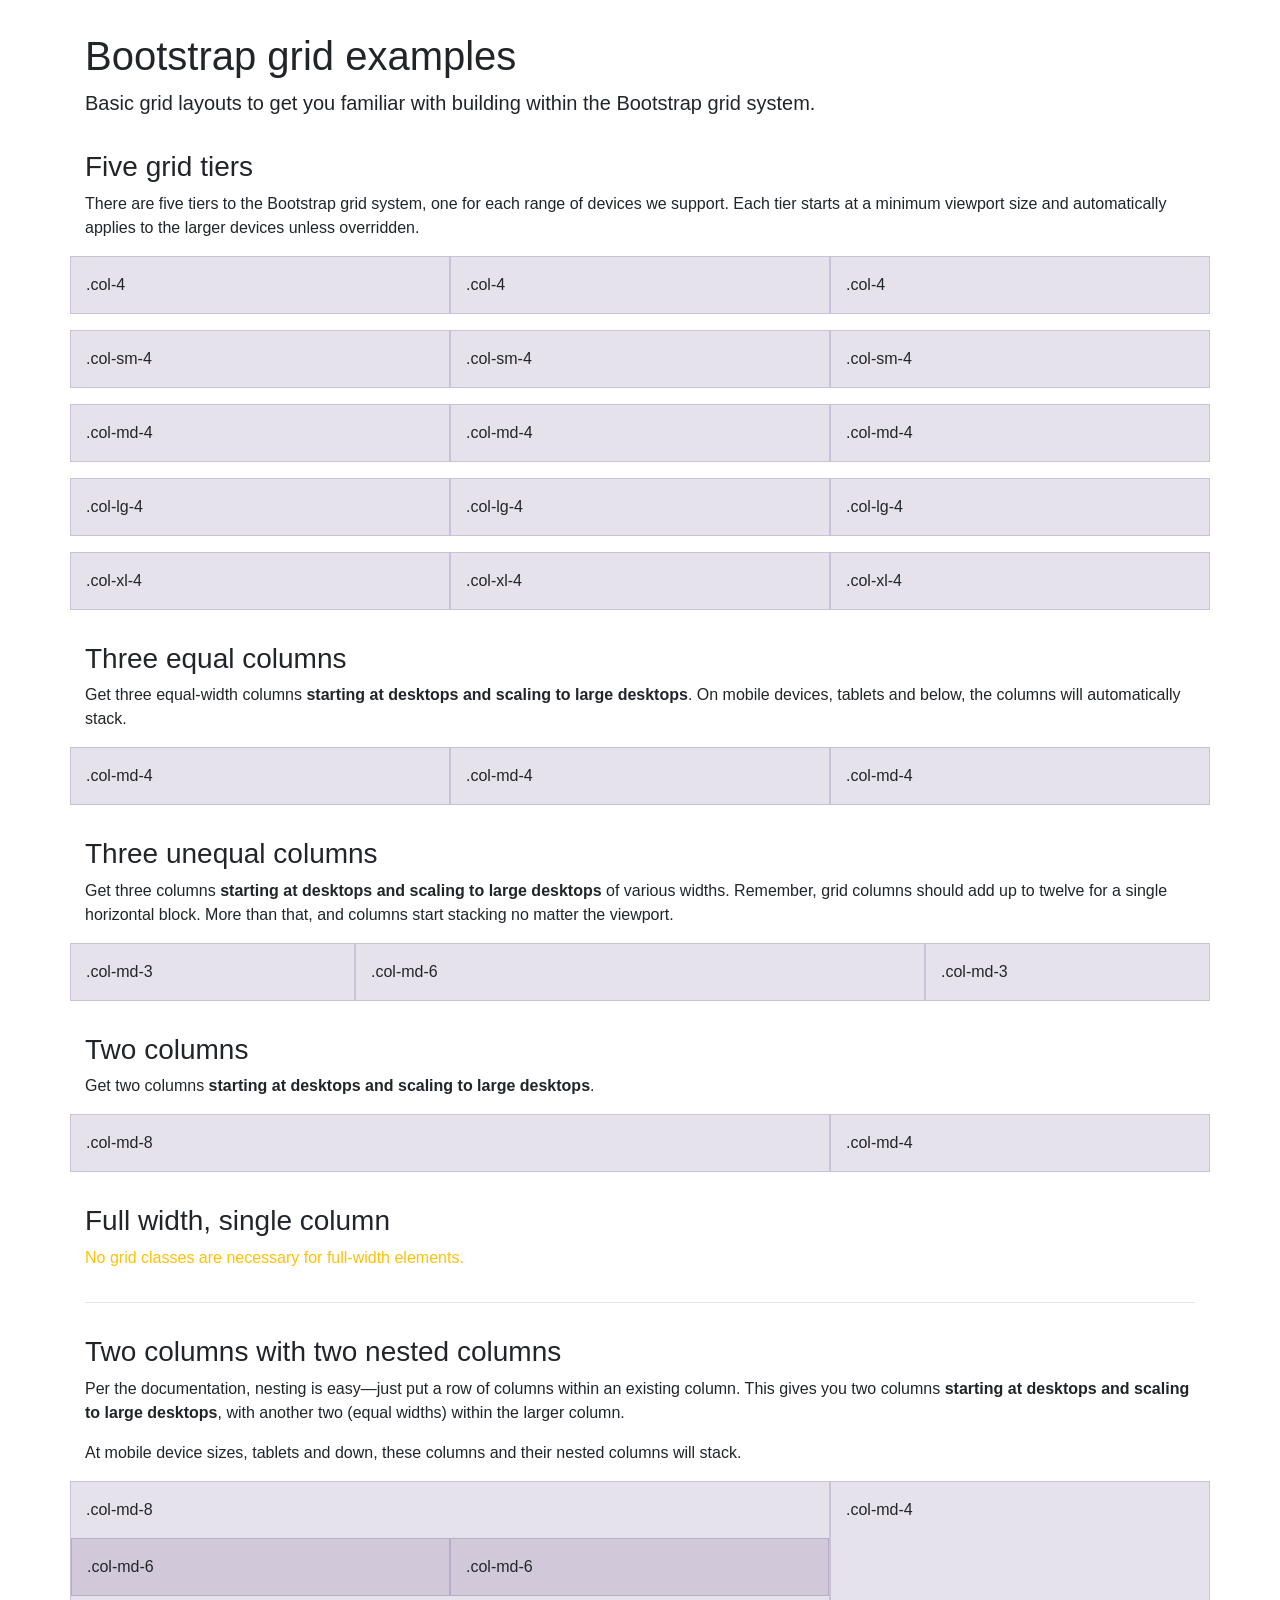
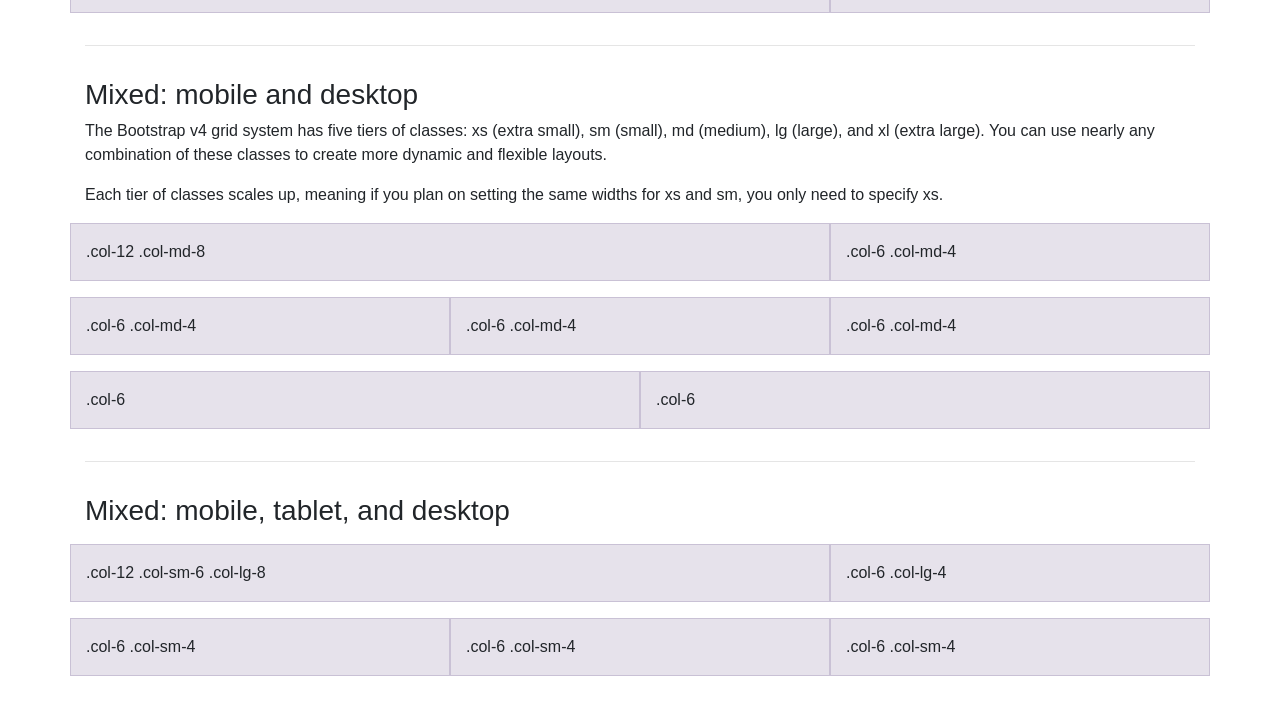
<file: angular/bower_components/bootstrap/docs/4.0/examples/grid/index.html>
<!doctype html>
<html lang="en">
  <head>
    <meta charset="utf-8">
    <meta name="viewport" content="width=device-width, initial-scale=1, shrink-to-fit=no">
    <meta name="description" content="">
    <meta name="author" content="">
    <link rel="icon" href="../../../../favicon.ico">

    <title>Grid Template for Bootstrap</title>

    <!-- Bootstrap core CSS -->
    <link href="../../../../dist/css/bootstrap.min.css" rel="stylesheet">

    <!-- Custom styles for this template -->
    <link href="grid.css" rel="stylesheet">
  </head>

  <body>
    <div class="container">

      <h1>Bootstrap grid examples</h1>
      <p class="lead">Basic grid layouts to get you familiar with building within the Bootstrap grid system.</p>

      <h3>Five grid tiers</h3>
      <p>There are five tiers to the Bootstrap grid system, one for each range of devices we support. Each tier starts at a minimum viewport size and automatically applies to the larger devices unless overridden.</p>

      <div class="row">
        <div class="col-4">.col-4</div>
        <div class="col-4">.col-4</div>
        <div class="col-4">.col-4</div>
      </div>

      <div class="row">
        <div class="col-sm-4">.col-sm-4</div>
        <div class="col-sm-4">.col-sm-4</div>
        <div class="col-sm-4">.col-sm-4</div>
      </div>

      <div class="row">
        <div class="col-md-4">.col-md-4</div>
        <div class="col-md-4">.col-md-4</div>
        <div class="col-md-4">.col-md-4</div>
      </div>

      <div class="row">
        <div class="col-lg-4">.col-lg-4</div>
        <div class="col-lg-4">.col-lg-4</div>
        <div class="col-lg-4">.col-lg-4</div>
      </div>

      <div class="row">
        <div class="col-xl-4">.col-xl-4</div>
        <div class="col-xl-4">.col-xl-4</div>
        <div class="col-xl-4">.col-xl-4</div>
      </div>

      <h3>Three equal columns</h3>
      <p>Get three equal-width columns <strong>starting at desktops and scaling to large desktops</strong>. On mobile devices, tablets and below, the columns will automatically stack.</p>
      <div class="row">
        <div class="col-md-4">.col-md-4</div>
        <div class="col-md-4">.col-md-4</div>
        <div class="col-md-4">.col-md-4</div>
      </div>

      <h3>Three unequal columns</h3>
      <p>Get three columns <strong>starting at desktops and scaling to large desktops</strong> of various widths. Remember, grid columns should add up to twelve for a single horizontal block. More than that, and columns start stacking no matter the viewport.</p>
      <div class="row">
        <div class="col-md-3">.col-md-3</div>
        <div class="col-md-6">.col-md-6</div>
        <div class="col-md-3">.col-md-3</div>
      </div>

      <h3>Two columns</h3>
      <p>Get two columns <strong>starting at desktops and scaling to large desktops</strong>.</p>
      <div class="row">
        <div class="col-md-8">.col-md-8</div>
        <div class="col-md-4">.col-md-4</div>
      </div>

      <h3>Full width, single column</h3>
      <p class="text-warning">No grid classes are necessary for full-width elements.</p>

      <hr>

      <h3>Two columns with two nested columns</h3>
      <p>Per the documentation, nesting is easy—just put a row of columns within an existing column. This gives you two columns <strong>starting at desktops and scaling to large desktops</strong>, with another two (equal widths) within the larger column.</p>
      <p>At mobile device sizes, tablets and down, these columns and their nested columns will stack.</p>
      <div class="row">
        <div class="col-md-8">
          .col-md-8
          <div class="row">
            <div class="col-md-6">.col-md-6</div>
            <div class="col-md-6">.col-md-6</div>
          </div>
        </div>
        <div class="col-md-4">.col-md-4</div>
      </div>

      <hr>

      <h3>Mixed: mobile and desktop</h3>
      <p>The Bootstrap v4 grid system has five tiers of classes: xs (extra small), sm (small), md (medium), lg (large), and xl (extra large). You can use nearly any combination of these classes to create more dynamic and flexible layouts.</p>
      <p>Each tier of classes scales up, meaning if you plan on setting the same widths for xs and sm, you only need to specify xs.</p>
      <div class="row">
        <div class="col-12 col-md-8">.col-12 .col-md-8</div>
        <div class="col-6 col-md-4">.col-6 .col-md-4</div>
      </div>
      <div class="row">
        <div class="col-6 col-md-4">.col-6 .col-md-4</div>
        <div class="col-6 col-md-4">.col-6 .col-md-4</div>
        <div class="col-6 col-md-4">.col-6 .col-md-4</div>
      </div>
      <div class="row">
        <div class="col-6">.col-6</div>
        <div class="col-6">.col-6</div>
      </div>

      <hr>

      <h3>Mixed: mobile, tablet, and desktop</h3>
      <p></p>
      <div class="row">
        <div class="col-12 col-sm-6 col-lg-8">.col-12 .col-sm-6 .col-lg-8</div>
        <div class="col-6 col-lg-4">.col-6 .col-lg-4</div>
      </div>
      <div class="row">
        <div class="col-6 col-sm-4">.col-6 .col-sm-4</div>
        <div class="col-6 col-sm-4">.col-6 .col-sm-4</div>
        <div class="col-6 col-sm-4">.col-6 .col-sm-4</div>
      </div>

    </div> <!-- /container -->
  </body>
</html>
</file>
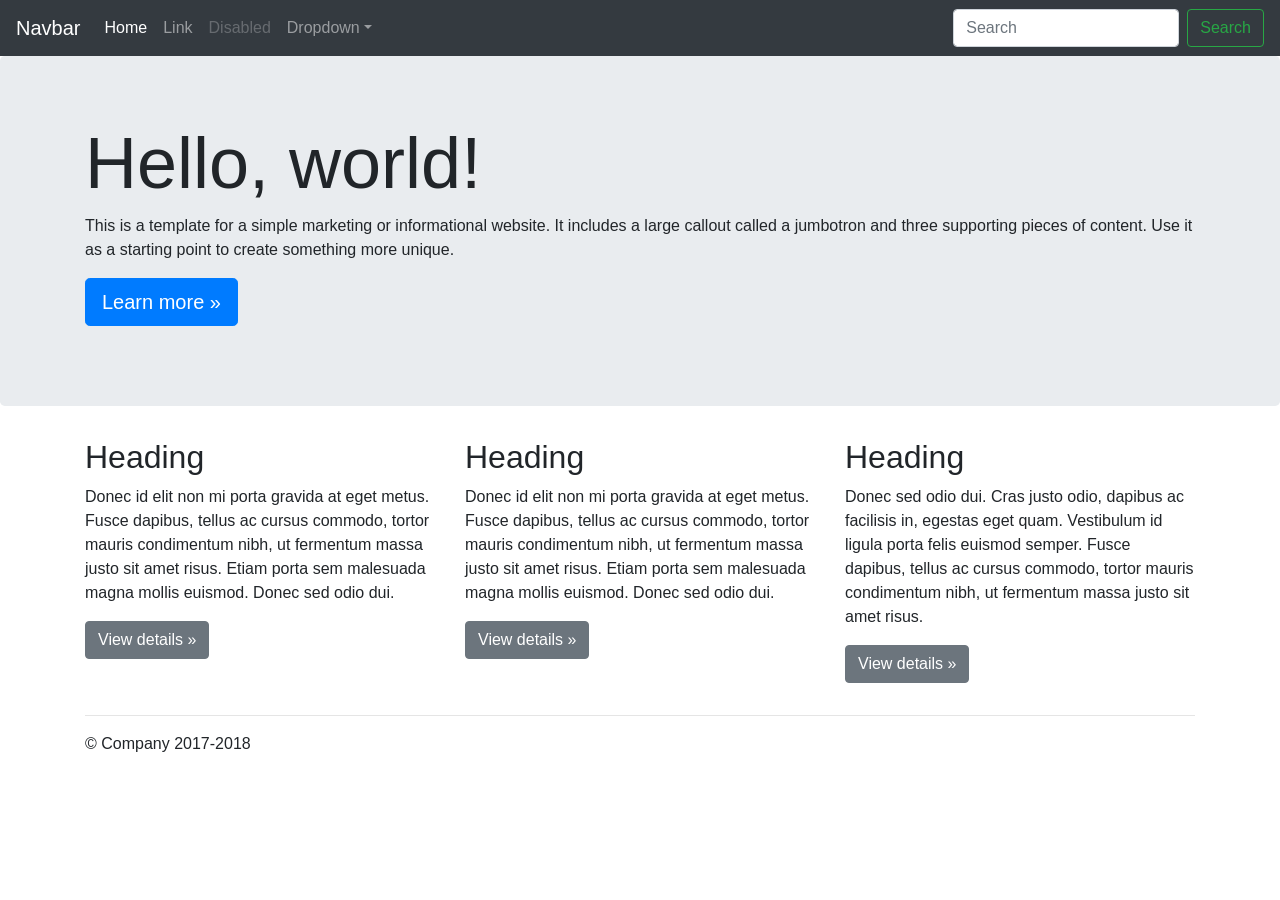
<file: angular/bower_components/bootstrap/docs/4.0/examples/jumbotron/index.html>
<!doctype html>
<html lang="en">
  <head>
    <meta charset="utf-8">
    <meta name="viewport" content="width=device-width, initial-scale=1, shrink-to-fit=no">
    <meta name="description" content="">
    <meta name="author" content="">
    <link rel="icon" href="../../../../favicon.ico">

    <title>Jumbotron Template for Bootstrap</title>

    <!-- Bootstrap core CSS -->
    <link href="../../../../dist/css/bootstrap.min.css" rel="stylesheet">

    <!-- Custom styles for this template -->
    <link href="jumbotron.css" rel="stylesheet">
  </head>

  <body>

    <nav class="navbar navbar-expand-md navbar-dark fixed-top bg-dark">
      <a class="navbar-brand" href="#">Navbar</a>
      <button class="navbar-toggler" type="button" data-toggle="collapse" data-target="#navbarsExampleDefault" aria-controls="navbarsExampleDefault" aria-expanded="false" aria-label="Toggle navigation">
        <span class="navbar-toggler-icon"></span>
      </button>

      <div class="collapse navbar-collapse" id="navbarsExampleDefault">
        <ul class="navbar-nav mr-auto">
          <li class="nav-item active">
            <a class="nav-link" href="#">Home <span class="sr-only">(current)</span></a>
          </li>
          <li class="nav-item">
            <a class="nav-link" href="#">Link</a>
          </li>
          <li class="nav-item">
            <a class="nav-link disabled" href="#">Disabled</a>
          </li>
          <li class="nav-item dropdown">
            <a class="nav-link dropdown-toggle" href="http://example.com" id="dropdown01" data-toggle="dropdown" aria-haspopup="true" aria-expanded="false">Dropdown</a>
            <div class="dropdown-menu" aria-labelledby="dropdown01">
              <a class="dropdown-item" href="#">Action</a>
              <a class="dropdown-item" href="#">Another action</a>
              <a class="dropdown-item" href="#">Something else here</a>
            </div>
          </li>
        </ul>
        <form class="form-inline my-2 my-lg-0">
          <input class="form-control mr-sm-2" type="text" placeholder="Search" aria-label="Search">
          <button class="btn btn-outline-success my-2 my-sm-0" type="submit">Search</button>
        </form>
      </div>
    </nav>

    <main role="main">

      <!-- Main jumbotron for a primary marketing message or call to action -->
      <div class="jumbotron">
        <div class="container">
          <h1 class="display-3">Hello, world!</h1>
          <p>This is a template for a simple marketing or informational website. It includes a large callout called a jumbotron and three supporting pieces of content. Use it as a starting point to create something more unique.</p>
          <p><a class="btn btn-primary btn-lg" href="#" role="button">Learn more &raquo;</a></p>
        </div>
      </div>

      <div class="container">
        <!-- Example row of columns -->
        <div class="row">
          <div class="col-md-4">
            <h2>Heading</h2>
            <p>Donec id elit non mi porta gravida at eget metus. Fusce dapibus, tellus ac cursus commodo, tortor mauris condimentum nibh, ut fermentum massa justo sit amet risus. Etiam porta sem malesuada magna mollis euismod. Donec sed odio dui. </p>
            <p><a class="btn btn-secondary" href="#" role="button">View details &raquo;</a></p>
          </div>
          <div class="col-md-4">
            <h2>Heading</h2>
            <p>Donec id elit non mi porta gravida at eget metus. Fusce dapibus, tellus ac cursus commodo, tortor mauris condimentum nibh, ut fermentum massa justo sit amet risus. Etiam porta sem malesuada magna mollis euismod. Donec sed odio dui. </p>
            <p><a class="btn btn-secondary" href="#" role="button">View details &raquo;</a></p>
          </div>
          <div class="col-md-4">
            <h2>Heading</h2>
            <p>Donec sed odio dui. Cras justo odio, dapibus ac facilisis in, egestas eget quam. Vestibulum id ligula porta felis euismod semper. Fusce dapibus, tellus ac cursus commodo, tortor mauris condimentum nibh, ut fermentum massa justo sit amet risus.</p>
            <p><a class="btn btn-secondary" href="#" role="button">View details &raquo;</a></p>
          </div>
        </div>

        <hr>

      </div> <!-- /container -->

    </main>

    <footer class="container">
      <p>&copy; Company 2017-2018</p>
    </footer>

    <!-- Bootstrap core JavaScript
    ================================================== -->
    <!-- Placed at the end of the document so the pages load faster -->
    <script src="https://code.jquery.com/jquery-3.2.1.slim.min.js" integrity="sha384-KJ3o2DKtIkvYIK3UENzmM7KCkRr/rE9/Qpg6aAZGJwFDMVNA/GpGFF93hXpG5KkN" crossorigin="anonymous"></script>
    <script>window.jQuery || document.write('<script src="../../../../assets/js/vendor/jquery-slim.min.js"><\/script>')</script>
    <script src="../../../../assets/js/vendor/popper.min.js"></script>
    <script src="../../../../dist/js/bootstrap.min.js"></script>
  </body>
</html>
</file>
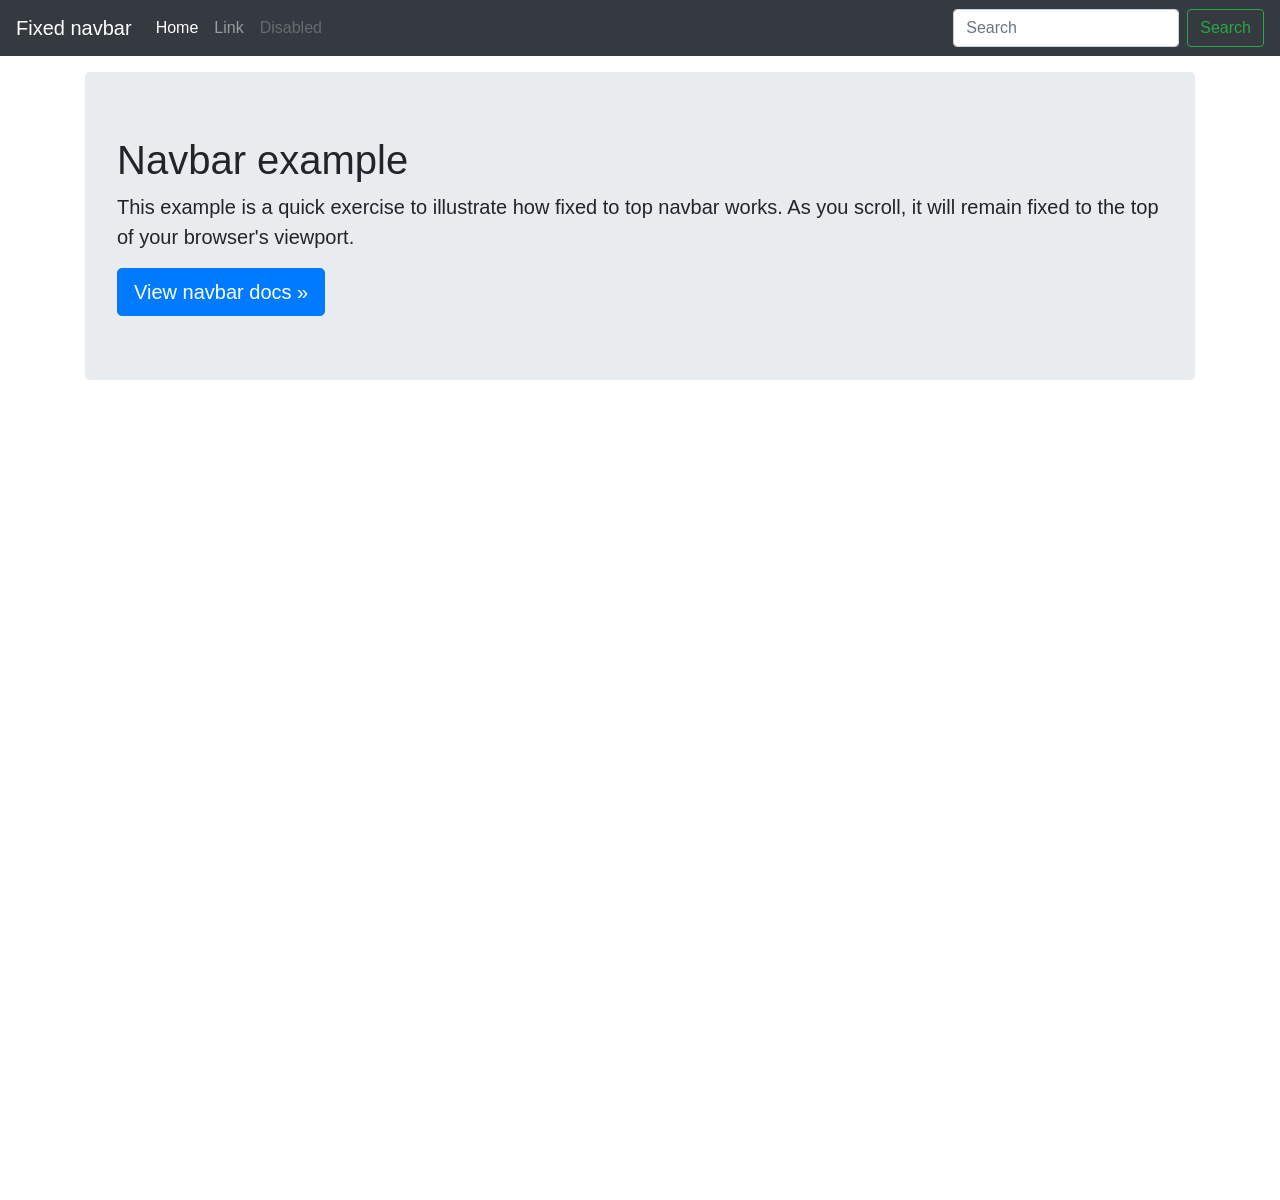
<file: angular/bower_components/bootstrap/docs/4.0/examples/navbar-fixed/index.html>
<!doctype html>
<html lang="en">
  <head>
    <meta charset="utf-8">
    <meta name="viewport" content="width=device-width, initial-scale=1, shrink-to-fit=no">
    <meta name="description" content="">
    <meta name="author" content="">
    <link rel="icon" href="../../../../favicon.ico">

    <title>Fixed top navbar example for Bootstrap</title>

    <!-- Bootstrap core CSS -->
    <link href="../../../../dist/css/bootstrap.min.css" rel="stylesheet">

    <!-- Custom styles for this template -->
    <link href="navbar-top-fixed.css" rel="stylesheet">
  </head>

  <body>

    <nav class="navbar navbar-expand-md navbar-dark fixed-top bg-dark">
      <a class="navbar-brand" href="#">Fixed navbar</a>
      <button class="navbar-toggler" type="button" data-toggle="collapse" data-target="#navbarCollapse" aria-controls="navbarCollapse" aria-expanded="false" aria-label="Toggle navigation">
        <span class="navbar-toggler-icon"></span>
      </button>
      <div class="collapse navbar-collapse" id="navbarCollapse">
        <ul class="navbar-nav mr-auto">
          <li class="nav-item active">
            <a class="nav-link" href="#">Home <span class="sr-only">(current)</span></a>
          </li>
          <li class="nav-item">
            <a class="nav-link" href="#">Link</a>
          </li>
          <li class="nav-item">
            <a class="nav-link disabled" href="#">Disabled</a>
          </li>
        </ul>
        <form class="form-inline mt-2 mt-md-0">
          <input class="form-control mr-sm-2" type="text" placeholder="Search" aria-label="Search">
          <button class="btn btn-outline-success my-2 my-sm-0" type="submit">Search</button>
        </form>
      </div>
    </nav>

    <main role="main" class="container">
      <div class="jumbotron">
        <h1>Navbar example</h1>
        <p class="lead">This example is a quick exercise to illustrate how fixed to top navbar works. As you scroll, it will remain fixed to the top of your browser's viewport.</p>
        <a class="btn btn-lg btn-primary" href="../../components/navbar/" role="button">View navbar docs &raquo;</a>
      </div>
    </main>

    <!-- Bootstrap core JavaScript
    ================================================== -->
    <!-- Placed at the end of the document so the pages load faster -->
    <script src="https://code.jquery.com/jquery-3.2.1.slim.min.js" integrity="sha384-KJ3o2DKtIkvYIK3UENzmM7KCkRr/rE9/Qpg6aAZGJwFDMVNA/GpGFF93hXpG5KkN" crossorigin="anonymous"></script>
    <script>window.jQuery || document.write('<script src="../../../../assets/js/vendor/jquery-slim.min.js"><\/script>')</script>
    <script src="../../../../assets/js/vendor/popper.min.js"></script>
    <script src="../../../../dist/js/bootstrap.min.js"></script>
  </body>
</html>
</file>
<file: angular/bower_components/bootstrap/docs/4.0/examples/album/album.css>
:root {
  --jumbotron-padding-y: 3rem;
}

.jumbotron {
  padding-top: var(--jumbotron-padding-y);
  padding-bottom: var(--jumbotron-padding-y);
  margin-bottom: 0;
  background-color: #fff;
}
@media (min-width: 768px) {
  .jumbotron {
    padding-top: calc(var(--jumbotron-padding-y) * 2);
    padding-bottom: calc(var(--jumbotron-padding-y) * 2);
  }
}

.jumbotron p:last-child {
  margin-bottom: 0;
}

.jumbotron-heading {
  font-weight: 300;
}

.jumbotron .container {
  max-width: 40rem;
}

footer {
  padding-top: 3rem;
  padding-bottom: 3rem;
}

footer p {
  margin-bottom: .25rem;
}

.box-shadow { box-shadow: 0 .25rem .75rem rgba(0, 0, 0, .05); }
</file>
<file: angular/bower_components/bootstrap/docs/4.0/examples/blog/blog.css>
/* stylelint-disable selector-list-comma-newline-after */

.blog-header {
  line-height: 1;
  border-bottom: 1px solid #e5e5e5;
}

.blog-header-logo {
  font-family: "Playfair Display", Georgia, "Times New Roman", serif;
  font-size: 2.25rem;
}

.blog-header-logo:hover {
  text-decoration: none;
}

h1, h2, h3, h4, h5, h6 {
  font-family: "Playfair Display", Georgia, "Times New Roman", serif;
}

.display-4 {
  font-size: 2.5rem;
}
@media (min-width: 768px) {
  .display-4 {
    font-size: 3rem;
  }
}

.nav-scroller {
  position: relative;
  z-index: 2;
  height: 2.75rem;
  overflow-y: hidden;
}

.nav-scroller .nav {
  display: -webkit-box;
  display: -ms-flexbox;
  display: flex;
  -ms-flex-wrap: nowrap;
  flex-wrap: nowrap;
  padding-bottom: 1rem;
  margin-top: -1px;
  overflow-x: auto;
  text-align: center;
  white-space: nowrap;
  -webkit-overflow-scrolling: touch;
}

.nav-scroller .nav-link {
  padding-top: .75rem;
  padding-bottom: .75rem;
  font-size: .875rem;
}

.card-img-right {
  height: 100%;
  border-radius: 0 3px 3px 0;
}

.flex-auto {
  -ms-flex: 0 0 auto;
  -webkit-box-flex: 0;
  flex: 0 0 auto;
}

.h-250 { height: 250px; }
@media (min-width: 768px) {
  .h-md-250 { height: 250px; }
}

.border-top { border-top: 1px solid #e5e5e5; }
.border-bottom { border-bottom: 1px solid #e5e5e5; }

.box-shadow { box-shadow: 0 .25rem .75rem rgba(0, 0, 0, .05); }

/*
 * Blog name and description
 */
.blog-title {
  margin-bottom: 0;
  font-size: 2rem;
  font-weight: 400;
}
.blog-description {
  font-size: 1.1rem;
  color: #999;
}

@media (min-width: 40em) {
  .blog-title {
    font-size: 3.5rem;
  }
}

/* Pagination */
.blog-pagination {
  margin-bottom: 4rem;
}
.blog-pagination > .btn {
  border-radius: 2rem;
}

/*
 * Blog posts
 */
.blog-post {
  margin-bottom: 4rem;
}
.blog-post-title {
  margin-bottom: .25rem;
  font-size: 2.5rem;
}
.blog-post-meta {
  margin-bottom: 1.25rem;
  color: #999;
}

/*
 * Footer
 */
.blog-footer {
  padding: 2.5rem 0;
  color: #999;
  text-align: center;
  background-color: #f9f9f9;
  border-top: .05rem solid #e5e5e5;
}
.blog-footer p:last-child {
  margin-bottom: 0;
}
</file>
<file: angular/bower_components/bootstrap/docs/4.0/examples/carousel/carousel.css>
/* GLOBAL STYLES
-------------------------------------------------- */
/* Padding below the footer and lighter body text */

body {
  padding-top: 3rem;
  padding-bottom: 3rem;
  color: #5a5a5a;
}


/* CUSTOMIZE THE CAROUSEL
-------------------------------------------------- */

/* Carousel base class */
.carousel {
  margin-bottom: 4rem;
}
/* Since positioning the image, we need to help out the caption */
.carousel-caption {
  bottom: 3rem;
  z-index: 10;
}

/* Declare heights because of positioning of img element */
.carousel-item {
  height: 32rem;
  background-color: #777;
}
.carousel-item > img {
  position: absolute;
  top: 0;
  left: 0;
  min-width: 100%;
  height: 32rem;
}


/* MARKETING CONTENT
-------------------------------------------------- */

/* Center align the text within the three columns below the carousel */
.marketing .col-lg-4 {
  margin-bottom: 1.5rem;
  text-align: center;
}
.marketing h2 {
  font-weight: 400;
}
.marketing .col-lg-4 p {
  margin-right: .75rem;
  margin-left: .75rem;
}


/* Featurettes
------------------------- */

.featurette-divider {
  margin: 5rem 0; /* Space out the Bootstrap <hr> more */
}

/* Thin out the marketing headings */
.featurette-heading {
  font-weight: 300;
  line-height: 1;
  letter-spacing: -.05rem;
}


/* RESPONSIVE CSS
-------------------------------------------------- */

@media (min-width: 40em) {
  /* Bump up size of carousel content */
  .carousel-caption p {
    margin-bottom: 1.25rem;
    font-size: 1.25rem;
    line-height: 1.4;
  }

  .featurette-heading {
    font-size: 50px;
  }
}

@media (min-width: 62em) {
  .featurette-heading {
    margin-top: 7rem;
  }
}
</file>
<file: angular/bower_components/bootstrap/docs/4.0/examples/cover/cover.css>
/*
 * Globals
 */

/* Links */
a,
a:focus,
a:hover {
  color: #fff;
}

/* Custom default button */
.btn-secondary,
.btn-secondary:hover,
.btn-secondary:focus {
  color: #333;
  text-shadow: none; /* Prevent inheritance from `body` */
  background-color: #fff;
  border: .05rem solid #fff;
}


/*
 * Base structure
 */

html,
body {
  height: 100%;
  background-color: #333;
}

body {
  display: -ms-flexbox;
  display: -webkit-box;
  display: flex;
  -ms-flex-pack: center;
  -webkit-box-pack: center;
  justify-content: center;
  color: #fff;
  text-shadow: 0 .05rem .1rem rgba(0, 0, 0, .5);
  box-shadow: inset 0 0 5rem rgba(0, 0, 0, .5);
}

.cover-container {
  max-width: 42em;
}


/*
 * Header
 */
.masthead {
  margin-bottom: 2rem;
}

.masthead-brand {
  margin-bottom: 0;
}

.nav-masthead .nav-link {
  padding: .25rem 0;
  font-weight: 700;
  color: rgba(255, 255, 255, .5);
  background-color: transparent;
  border-bottom: .25rem solid transparent;
}

.nav-masthead .nav-link:hover,
.nav-masthead .nav-link:focus {
  border-bottom-color: rgba(255, 255, 255, .25);
}

.nav-masthead .nav-link + .nav-link {
  margin-left: 1rem;
}

.nav-masthead .active {
  color: #fff;
  border-bottom-color: #fff;
}

@media (min-width: 48em) {
  .masthead-brand {
    float: left;
  }
  .nav-masthead {
    float: right;
  }
}


/*
 * Cover
 */
.cover {
  padding: 0 1.5rem;
}
.cover .btn-lg {
  padding: .75rem 1.25rem;
  font-weight: 700;
}


/*
 * Footer
 */
.mastfoot {
  color: rgba(255, 255, 255, .5);
}
</file>
<file: angular/bower_components/bootstrap/docs/4.0/examples/grid/grid.css>
body {
  padding-top: 2rem;
  padding-bottom: 2rem;
}

h3 {
  margin-top: 2rem;
}

.row {
  margin-bottom: 1rem;
}
.row .row {
  margin-top: 1rem;
  margin-bottom: 0;
}
[class*="col-"] {
  padding-top: 1rem;
  padding-bottom: 1rem;
  background-color: rgba(86, 61, 124, .15);
  border: 1px solid rgba(86, 61, 124, .2);
}

hr {
  margin-top: 2rem;
  margin-bottom: 2rem;
}
</file>
<file: angular/bower_components/bootstrap/docs/4.0/examples/jumbotron/jumbotron.css>
/* Move down content because we have a fixed navbar that is 3.5rem tall */
body {
  padding-top: 3.5rem;
}
</file>
<file: angular/bower_components/bootstrap/docs/4.0/examples/navbar-fixed/navbar-top-fixed.css>
/* Show it is fixed to the top */
body {
  min-height: 75rem;
  padding-top: 4.5rem;
}
</file>
<file: angular/bower_components/bootstrap/js/tests/vendor/qunit.css>
/*!
 * QUnit 2.4.1
 * https://qunitjs.com/
 *
 * Copyright jQuery Foundation and other contributors
 * Released under the MIT license
 * https://jquery.org/license
 *
 * Date: 2017-10-22T05:12Z
 */

/** Font Family and Sizes */

#qunit-tests, #qunit-header, #qunit-banner, #qunit-testrunner-toolbar, #qunit-filteredTest, #qunit-userAgent, #qunit-testresult {
	font-family: "Helvetica Neue Light", "HelveticaNeue-Light", "Helvetica Neue", Calibri, Helvetica, Arial, sans-serif;
}

#qunit-testrunner-toolbar, #qunit-filteredTest, #qunit-userAgent, #qunit-testresult, #qunit-tests li { font-size: small; }
#qunit-tests { font-size: smaller; }


/** Resets */

#qunit-tests, #qunit-header, #qunit-banner, #qunit-filteredTest, #qunit-userAgent, #qunit-testresult, #qunit-modulefilter {
	margin: 0;
	padding: 0;
}


/** Header (excluding toolbar) */

#qunit-header {
	padding: 0.5em 0 0.5em 1em;

	color: #8699A4;
	background-color: #0D3349;

	font-size: 1.5em;
	line-height: 1em;
	font-weight: 400;

	border-radius: 5px 5px 0 0;
}

#qunit-header a {
	text-decoration: none;
	color: #C2CCD1;
}

#qunit-header a:hover,
#qunit-header a:focus {
	color: #FFF;
}

#qunit-banner {
	height: 5px;
}

#qunit-filteredTest {
	padding: 0.5em 1em 0.5em 1em;
	color: #366097;
	background-color: #F4FF77;
}

#qunit-userAgent {
	padding: 0.5em 1em 0.5em 1em;
	color: #FFF;
	background-color: #2B81AF;
	text-shadow: rgba(0, 0, 0, 0.5) 2px 2px 1px;
}


/** Toolbar */

#qunit-testrunner-toolbar {
	padding: 0.5em 1em 0.5em 1em;
	color: #5E740B;
	background-color: #EEE;
}

#qunit-testrunner-toolbar .clearfix {
	height: 0;
	clear: both;
}

#qunit-testrunner-toolbar label {
	display: inline-block;
}

#qunit-testrunner-toolbar input[type=checkbox],
#qunit-testrunner-toolbar input[type=radio] {
	margin: 3px;
	vertical-align: -2px;
}

#qunit-testrunner-toolbar input[type=text] {
	box-sizing: border-box;
	height: 1.6em;
}

.qunit-url-config,
.qunit-filter,
#qunit-modulefilter {
	display: inline-block;
	line-height: 2.1em;
}

.qunit-filter,
#qunit-modulefilter {
	float: right;
	position: relative;
	margin-left: 1em;
}

.qunit-url-config label {
	margin-right: 0.5em;
}

#qunit-modulefilter-search {
	box-sizing: border-box;
	width: 400px;
}

#qunit-modulefilter-search-container:after {
	position: absolute;
	right: 0.3em;
	content: "\25bc";
	color: black;
}

#qunit-modulefilter-dropdown {
	/* align with #qunit-modulefilter-search */
	box-sizing: border-box;
	width: 400px;
	position: absolute;
	right: 0;
	top: 50%;
	margin-top: 0.8em;

	border: 1px solid #D3D3D3;
	border-top: none;
	border-radius: 0 0 .25em .25em;
	color: #000;
	background-color: #F5F5F5;
	z-index: 99;
}

#qunit-modulefilter-dropdown a {
	color: inherit;
	text-decoration: none;
}

#qunit-modulefilter-dropdown .clickable.checked {
	font-weight: bold;
	color: #000;
	background-color: #D2E0E6;
}

#qunit-modulefilter-dropdown .clickable:hover {
	color: #FFF;
	background-color: #0D3349;
}

#qunit-modulefilter-actions {
	display: block;
	overflow: auto;

	/* align with #qunit-modulefilter-dropdown-list */
	font: smaller/1.5em sans-serif;
}

#qunit-modulefilter-dropdown #qunit-modulefilter-actions > * {
	box-sizing: border-box;
	max-height: 2.8em;
	display: block;
	padding: 0.4em;
}

#qunit-modulefilter-dropdown #qunit-modulefilter-actions > button {
	float: right;
	font: inherit;
}

#qunit-modulefilter-dropdown #qunit-modulefilter-actions > :last-child {
	/* insert padding to align with checkbox margins */
	padding-left: 3px;
}

#qunit-modulefilter-dropdown-list {
	max-height: 200px;
	overflow-y: auto;
	margin: 0;
	border-top: 2px groove threedhighlight;
	padding: 0.4em 0 0;
	font: smaller/1.5em sans-serif;
}

#qunit-modulefilter-dropdown-list li {
	white-space: nowrap;
	overflow: hidden;
	text-overflow: ellipsis;
}

#qunit-modulefilter-dropdown-list .clickable {
	display: block;
	padding-left: 0.15em;
}


/** Tests: Pass/Fail */

#qunit-tests {
	list-style-position: inside;
}

#qunit-tests li {
	padding: 0.4em 1em 0.4em 1em;
	border-bottom: 1px solid #FFF;
	list-style-position: inside;
}

#qunit-tests > li {
	display: none;
}

#qunit-tests li.running,
#qunit-tests li.pass,
#qunit-tests li.fail,
#qunit-tests li.skipped,
#qunit-tests li.aborted {
	display: list-item;
}

#qunit-tests.hidepass {
	position: relative;
}

#qunit-tests.hidepass li.running,
#qunit-tests.hidepass li.pass:not(.todo) {
	visibility: hidden;
	position: absolute;
	width:   0;
	height:  0;
	padding: 0;
	border:  0;
	margin:  0;
}

#qunit-tests li strong {
	cursor: pointer;
}

#qunit-tests li.skipped strong {
	cursor: default;
}

#qunit-tests li a {
	padding: 0.5em;
	color: #C2CCD1;
	text-decoration: none;
}

#qunit-tests li p a {
	padding: 0.25em;
	color: #6B6464;
}
#qunit-tests li a:hover,
#qunit-tests li a:focus {
	color: #000;
}

#qunit-tests li .runtime {
	float: right;
	font-size: smaller;
}

.qunit-assert-list {
	margin-top: 0.5em;
	padding: 0.5em;

	background-color: #FFF;

	border-radius: 5px;
}

.qunit-source {
	margin: 0.6em 0 0.3em;
}

.qunit-collapsed {
	display: none;
}

#qunit-tests table {
	border-collapse: collapse;
	margin-top: 0.2em;
}

#qunit-tests th {
	text-align: right;
	vertical-align: top;
	padding: 0 0.5em 0 0;
}

#qunit-tests td {
	vertical-align: top;
}

#qunit-tests pre {
	margin: 0;
	white-space: pre-wrap;
	word-wrap: break-word;
}

#qunit-tests del {
	color: #374E0C;
	background-color: #E0F2BE;
	text-decoration: none;
}

#qunit-tests ins {
	color: #500;
	background-color: #FFCACA;
	text-decoration: none;
}

/*** Test Counts */

#qunit-tests b.counts                       { color: #000; }
#qunit-tests b.passed                       { color: #5E740B; }
#qunit-tests b.failed                       { color: #710909; }

#qunit-tests li li {
	padding: 5px;
	background-color: #FFF;
	border-bottom: none;
	list-style-position: inside;
}

/*** Passing Styles */

#qunit-tests li li.pass {
	color: #3C510C;
	background-color: #FFF;
	border-left: 10px solid #C6E746;
}

#qunit-tests .pass                          { color: #528CE0; background-color: #D2E0E6; }
#qunit-tests .pass .test-name               { color: #366097; }

#qunit-tests .pass .test-actual,
#qunit-tests .pass .test-expected           { color: #999; }

#qunit-banner.qunit-pass                    { background-color: #C6E746; }

/*** Failing Styles */

#qunit-tests li li.fail {
	color: #710909;
	background-color: #FFF;
	border-left: 10px solid #EE5757;
	white-space: pre;
}

#qunit-tests > li:last-child {
	border-radius: 0 0 5px 5px;
}

#qunit-tests .fail                          { color: #000; background-color: #EE5757; }
#qunit-tests .fail .test-name,
#qunit-tests .fail .module-name             { color: #000; }

#qunit-tests .fail .test-actual             { color: #EE5757; }
#qunit-tests .fail .test-expected           { color: #008000; }

#qunit-banner.qunit-fail                    { background-color: #EE5757; }


/*** Aborted tests */
#qunit-tests .aborted { color: #000; background-color: orange; }
/*** Skipped tests */

#qunit-tests .skipped {
	background-color: #EBECE9;
}

#qunit-tests .qunit-todo-label,
#qunit-tests .qunit-skipped-label {
	background-color: #F4FF77;
	display: inline-block;
	font-style: normal;
	color: #366097;
	line-height: 1.8em;
	padding: 0 0.5em;
	margin: -0.4em 0.4em -0.4em 0;
}

#qunit-tests .qunit-todo-label {
	background-color: #EEE;
}

/** Result */

#qunit-testresult {
	color: #2B81AF;
	background-color: #D2E0E6;

	border-bottom: 1px solid #FFF;
}
#qunit-testresult .clearfix {
	height: 0;
	clear: both;
}
#qunit-testresult .module-name {
	font-weight: 700;
}
#qunit-testresult-display {
	padding: 0.5em 1em 0.5em 1em;
	width: 85%;
	float:left;
}
#qunit-testresult-controls {
	padding: 0.5em 1em 0.5em 1em;
  width: 10%;
	float:left;
}

/** Fixture */

#qunit-fixture {
	position: absolute;
	top: -10000px;
	left: -10000px;
	width: 1000px;
	height: 1000px;
}
</file>
